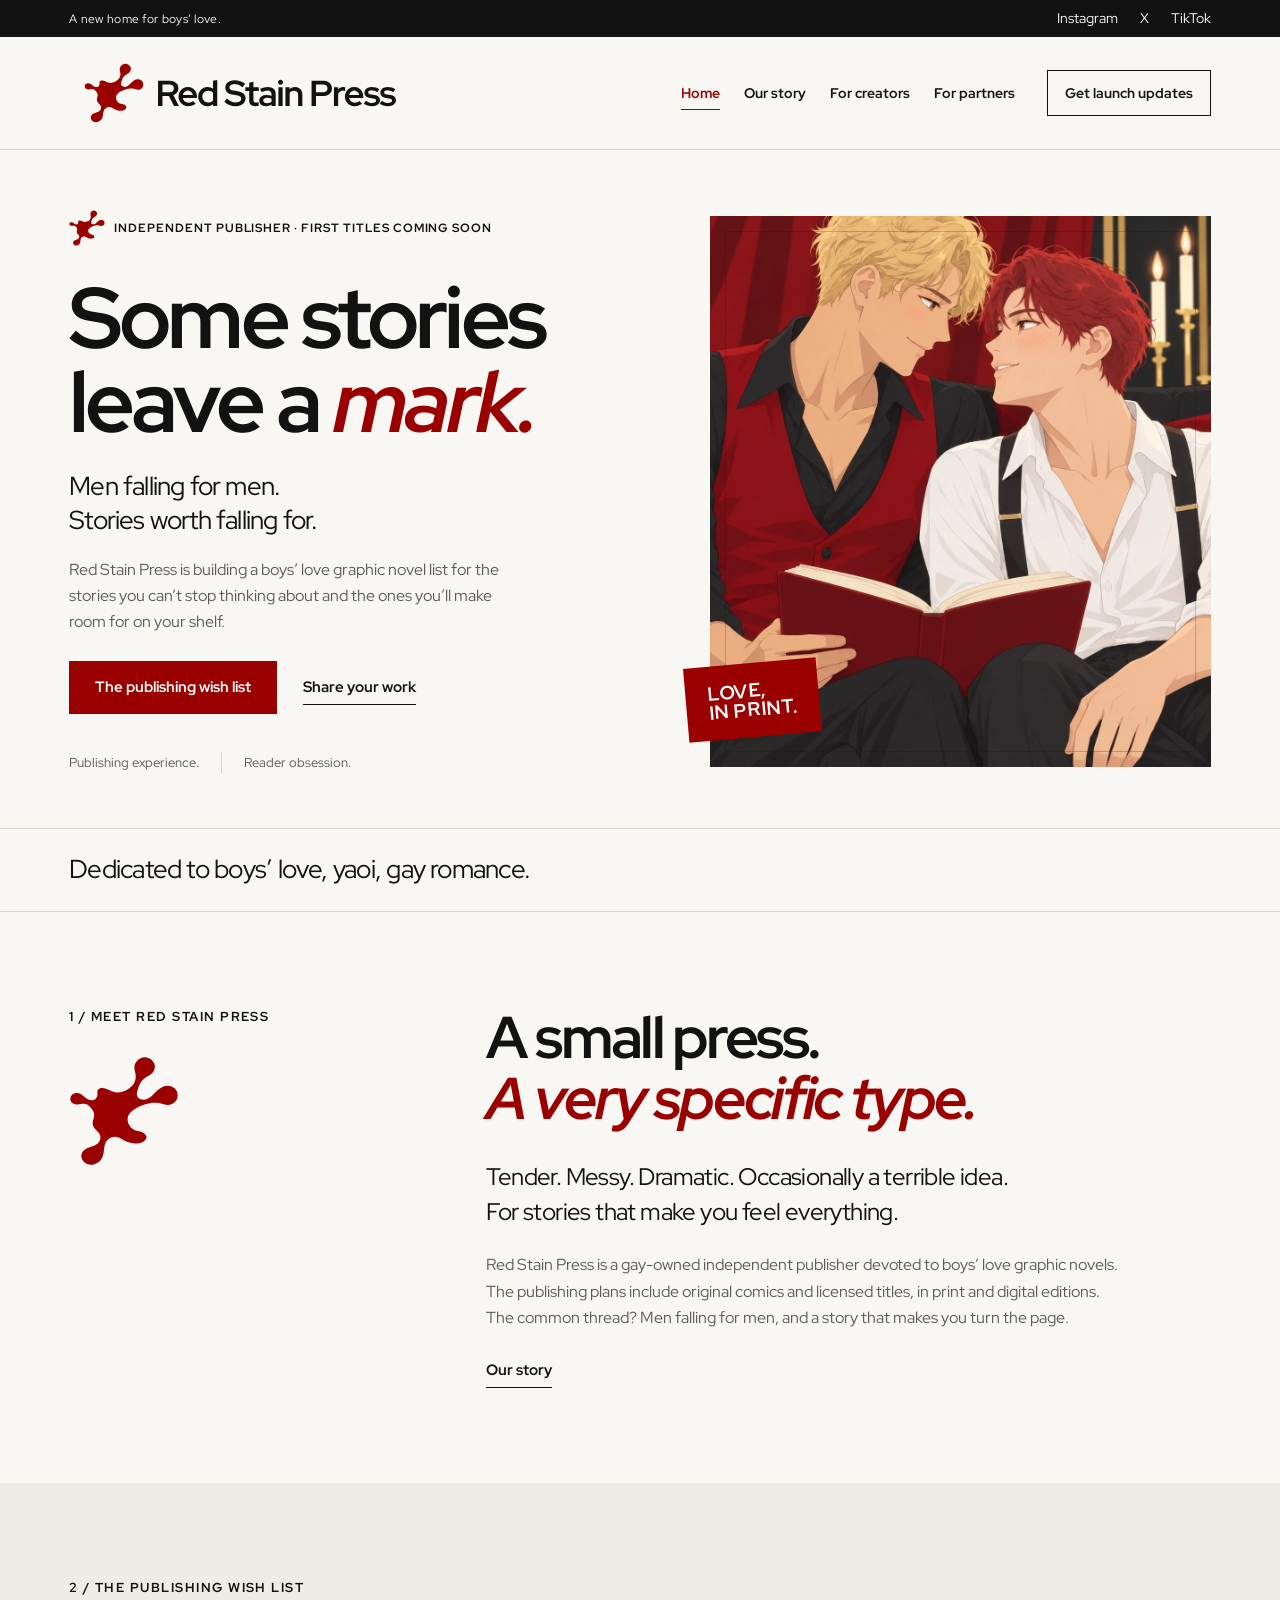
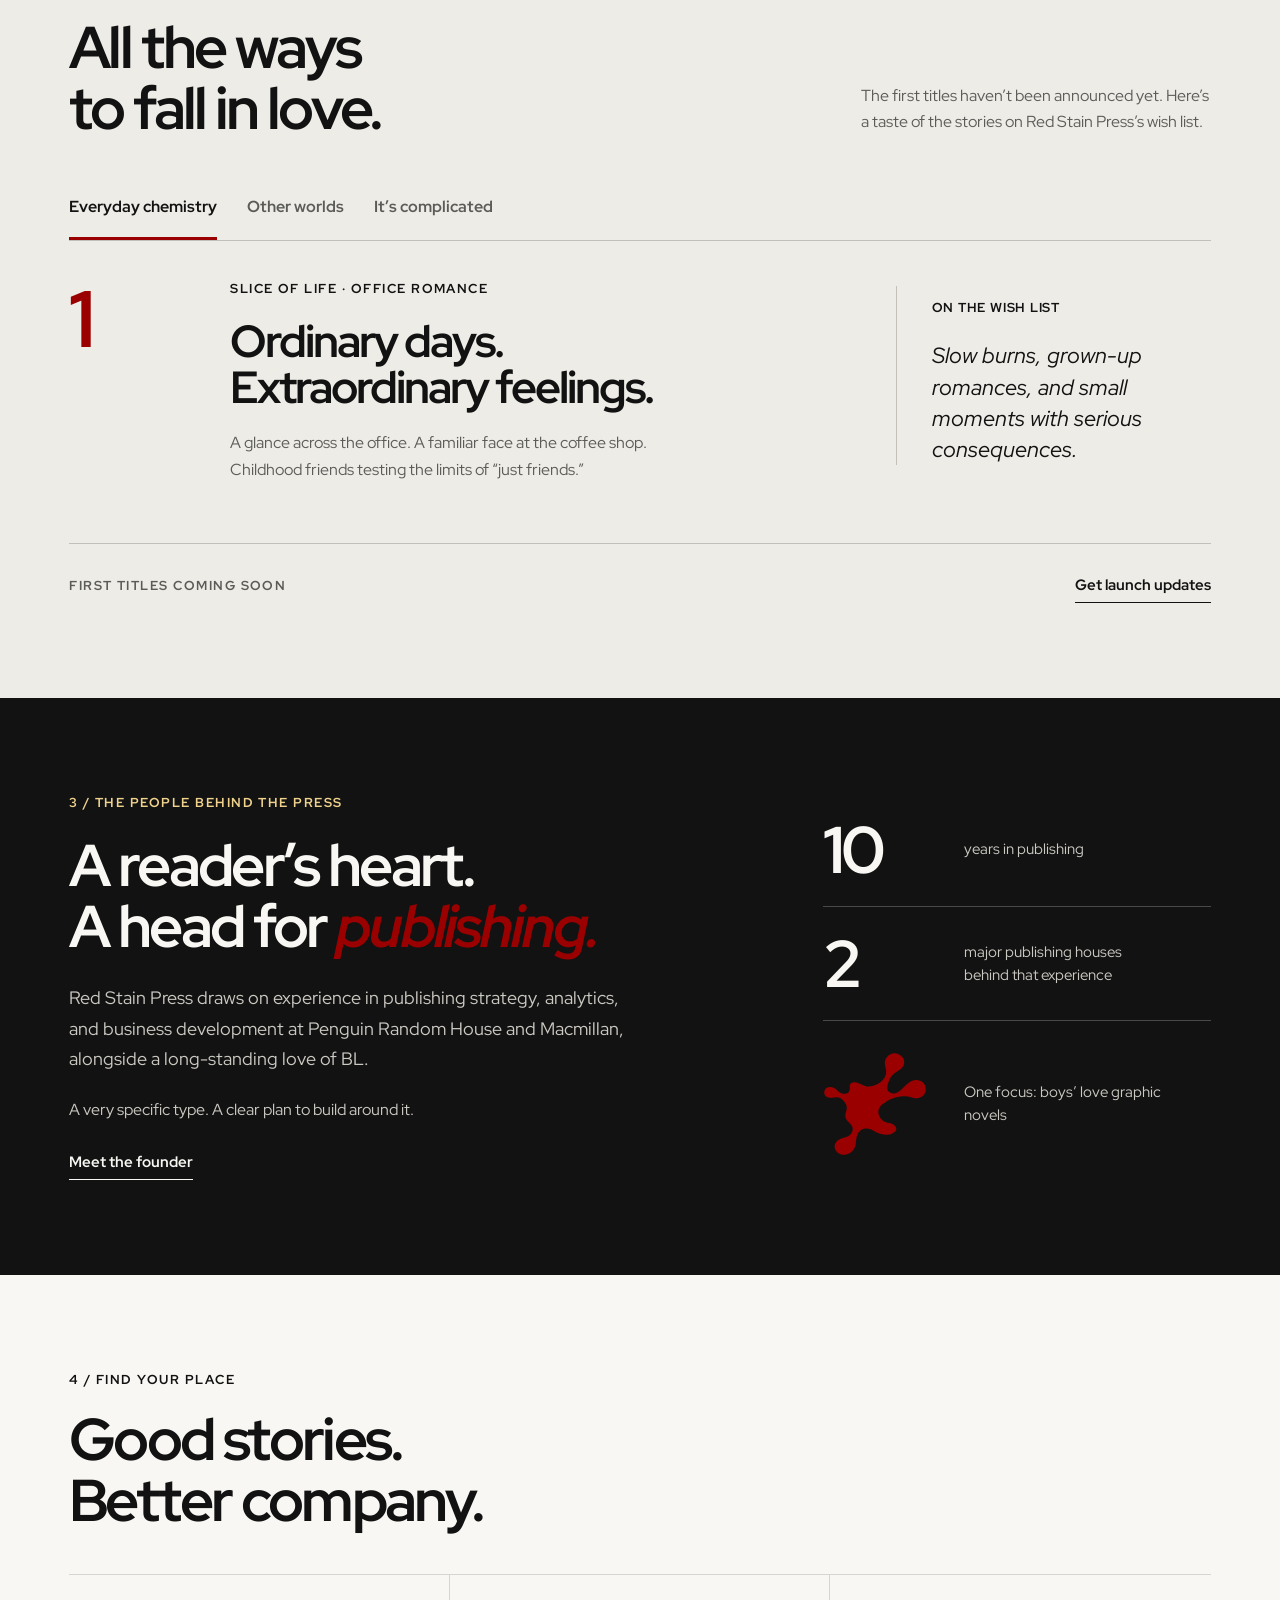
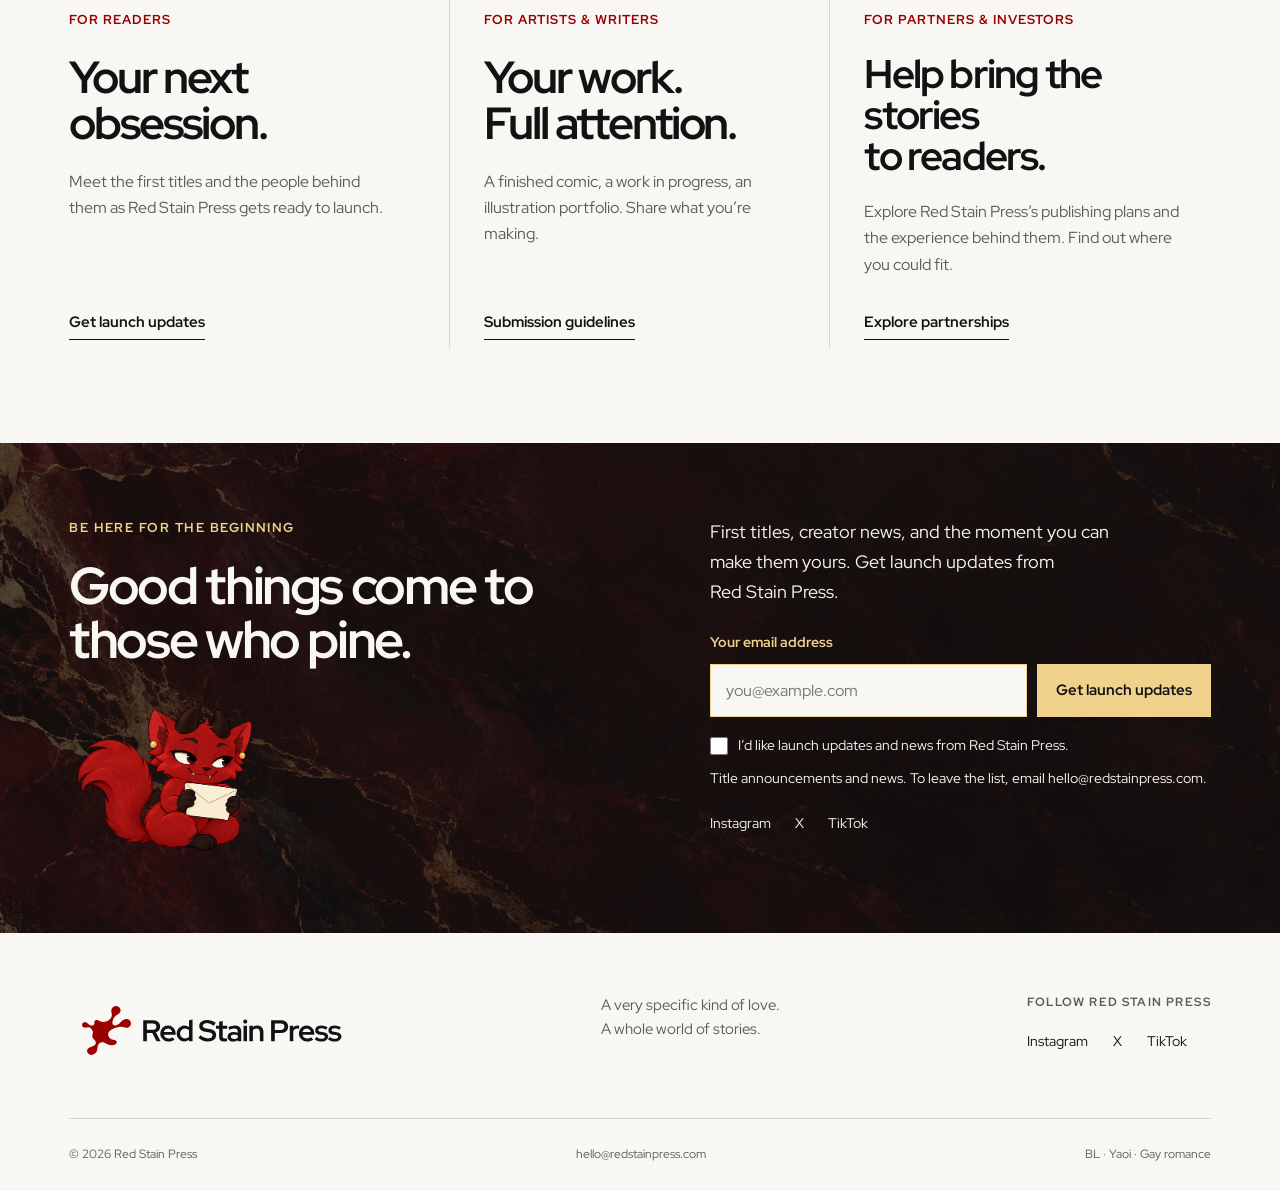
<file: index.html>
<!doctype html><html lang="en"><head><meta charset="utf-8"><meta name="viewport" content="width=device-width, initial-scale=1"><title>Stories that leave a mark — Red Stain Press</title><meta name="description" content="Meet Red Stain Press, a gay-owned independent publisher devoted to boys’ love, yaoi, gay romance graphic novels. Get launch news or share your work."><link rel="canonical" href="https://redstainpress.com/"><meta name="theme-color" content="#9B0000"><link rel="icon" type="image/svg+xml" href="assets/brand/favicon.svg" sizes="any"><link rel="icon" type="image/x-icon" href="assets/brand/favicon.ico"><link rel="icon" type="image/png" href="assets/brand/favicon-32.png" sizes="32x32"><link rel="apple-touch-icon" href="assets/brand/apple-touch-icon-180.png" sizes="180x180"><link rel="preload" href="assets/fonts/RedHatDisplay-Variable.woff2" as="font" type="font/woff2" crossorigin><link rel="stylesheet" href="style.css?v=1774f22d43"><script src="script.js?v=854767b609" defer></script><script src="forms.js?v=884797b6ab" defer></script><meta property="og:type" content="website"><meta property="og:site_name" content="Red Stain Press"><meta property="og:title" content="Stories that leave a mark — Red Stain Press"><meta property="og:description" content="Meet Red Stain Press, a gay-owned independent publisher devoted to boys’ love, yaoi, gay romance graphic novels. Get launch news or share your work."><meta property="og:url" content="https://redstainpress.com/"><meta property="og:image" content="https://redstainpress.com/assets/brand/rsp-social-preview.png"><meta property="og:image:width" content="1200"><meta property="og:image:height" content="630"><meta property="og:image:alt" content="Red Stain Press red splash logo and full company name on paper."><meta name="twitter:card" content="summary_large_image"><meta name="twitter:title" content="Stories that leave a mark — Red Stain Press"><meta name="twitter:description" content="Meet Red Stain Press, a gay-owned independent publisher devoted to boys’ love, yaoi, gay romance graphic novels. Get launch news or share your work."><meta name="twitter:image" content="https://redstainpress.com/assets/brand/rsp-social-preview.png"><meta name="twitter:image:alt" content="Red Stain Press red splash logo and full company name on paper."></head><body><a class="skip-link" href="#main">Skip to content</a><div class="social-strip"><span>A new home for boys’ love.</span><div aria-label="Social media"><a href="https://www.instagram.com/redstainpress" target="_blank" rel="noopener noreferrer" aria-label="Red Stain Press on Instagram">Instagram</a><a href="https://x.com/redstainpress" target="_blank" rel="noopener noreferrer" aria-label="Red Stain Press on X">X</a><a href="https://www.tiktok.com/@redstainpress" target="_blank" rel="noopener noreferrer" aria-label="Red Stain Press on TikTok">TikTok</a></div></div><header class="site-header"><div class="header-inner"><a class="brand" href="index.html" aria-label="Red Stain Press home"><img class="brand-lockup" src="assets/brand/rsp-logo-horizontal.svg" width="342" height="90" alt=""></a><button class="menu-toggle" type="button" aria-expanded="false" aria-controls="primary-nav">Menu <span aria-hidden="true">☰</span></button><nav id="primary-nav" aria-label="Main navigation"><a aria-current="page" href="index.html">Home</a><a  href="about.html">Our story</a><a  href="creators.html">For creators</a><a  href="partners.html">For partners</a><a class="nav-cta" href="index.html#signup-form">Get launch updates</a><div class="nav-socials" aria-label="Follow Red Stain Press"><a href="https://www.instagram.com/redstainpress" target="_blank" rel="noopener noreferrer" aria-label="Red Stain Press on Instagram">Instagram</a><a href="https://x.com/redstainpress" target="_blank" rel="noopener noreferrer" aria-label="Red Stain Press on X">X</a><a href="https://www.tiktok.com/@redstainpress" target="_blank" rel="noopener noreferrer" aria-label="Red Stain Press on TikTok">TikTok</a></div></nav></div></header><main id="main">
<section class="hero section-pad"><div class="hero-copy"><div class="eyebrow"><span class="small-mark"></span>Independent publisher · First titles coming soon</div><h1>Some stories<br>leave a <em>mark.</em></h1><p class="hero-lede">Men falling for men.<br>Stories worth falling for.</p><p class="hero-description"><span class="company-name">Red Stain Press</span> is building a boys’ love graphic novel list for the stories you can’t stop thinking about and the ones you’ll make room for on your shelf.</p><div class="button-row"><a class="button" href="#our-list">The publishing wish list</a><a class="text-link" href="creators.html">Share your work</a></div><div class="hero-footnote"><span>Publishing experience.</span><span>Reader obsession.</span></div></div><figure class="hero-art"><div class="art-frame"><img src="assets/rsp-shared-story-hero-2026-10-19.webp" width="1122" height="1402" alt="Anime-style illustration of two adult men with gold and red hair sharing a book and exchanging a smile." fetchpriority="high"><div class="art-stamp" aria-hidden="true">LOVE,<br>IN PRINT.</div></div></figure></section>
<div class="genre-band" aria-label="Our publishing focus"><p>Dedicated to boys’ love, yaoi, gay romance.</p></div>
<section class="intro section-pad"><div class="section-label"><span class="eyebrow">1 / Meet <span class="company-name">Red Stain Press</span></span><img src="assets/brand/rsp-symbol.svg" width="110" height="110" alt="" loading="lazy"></div><div><h2>A small press.<br><em>A very specific type.</em></h2><p class="large-copy">Tender. Messy. Dramatic. Occasionally a terrible idea.<br>For stories that make you feel everything.</p><p><span class="company-name">Red Stain Press</span> is a gay-owned independent publisher devoted to boys’ love graphic novels. The publishing plans include original comics and licensed titles, in print and digital editions. The common thread? Men falling for men, and a story that makes you turn the page.</p><a class="text-link" href="about.html">Our story</a></div></section>
<section class="list-section section-pad" id="our-list"><div class="section-heading"><div><span class="eyebrow">2 / The publishing wish list</span><h2>All the ways<br>to fall in love.</h2></div><p>The first titles haven’t been announced yet. Here’s a taste of the stories on <span class="company-name">Red Stain Press’s</span> wish list.</p></div><div class="trope-tabs" role="tablist" aria-label="Explore our publishing interests"><button id="tab-everyday" role="tab" aria-selected="true" aria-controls="trope-panel" data-trope="everyday">Everyday chemistry</button><button id="tab-fantasy" role="tab" aria-selected="false" aria-controls="trope-panel" data-trope="fantasy" tabindex="-1">Other worlds</button><button id="tab-complicated" role="tab" aria-selected="false" aria-controls="trope-panel" data-trope="complicated" tabindex="-1">It’s complicated</button></div><div id="trope-panel" role="tabpanel" aria-labelledby="tab-everyday" tabindex="0"><div class="trope-feature"><span class="trope-number" aria-hidden="true">1</span><div><span class="eyebrow" id="trope-label">Slice of life · Office romance</span><h3 id="trope-title">Ordinary days.<br>Extraordinary feelings.</h3><p id="trope-copy">A glance across the office. A familiar face at the coffee shop. Childhood friends testing the limits of “just friends.”</p></div><div class="trope-note"><span>On the wish list</span><p id="trope-note">Slow burns, grown-up romances, and small moments with serious consequences.</p></div></div></div><div class="catalog-note"><span class="eyebrow">First titles coming soon</span><a href="index.html#signup-form" class="text-link">Get launch updates</a></div></section>
<section class="expertise section-pad"><div><span class="eyebrow">3 / The people behind the press</span><h2>A reader’s heart.<br>A head for <em>publishing.</em></h2><p><span class="company-name">Red Stain Press</span> draws on experience in publishing strategy, analytics, and business development at Penguin Random House and Macmillan, alongside a long-standing love of BL.</p><p class="expertise-signoff">A very specific type. A clear plan to build around it.</p><a class="text-link" href="about.html#founder">Meet the founder</a></div><div class="expertise-facts"><div><span class="fact">10</span><span>years in publishing</span></div><div><span class="fact">2</span><span>major publishing houses behind that experience</span></div><div class="fact-last"><img class="brand-mark-on-dark" src="assets/brand/rsp-symbol.svg" width="74" height="74" alt=""><span>One focus: boys’ love graphic novels</span></div></div></section>
<section class="audiences section-pad"><div class="section-heading"><div><span class="eyebrow">4 / Find your place</span><h2>Good stories.<br>Better company.</h2></div></div><div class="audience-grid"><article><span class="eyebrow">For readers</span><h3>Your next<br>obsession.</h3><p>Meet the first titles and the people behind them as <span class="company-name">Red Stain Press</span> gets ready to launch.</p><a class="text-link" href="index.html#signup-form">Get launch updates</a></article><article><span class="eyebrow">For artists & writers</span><h3>Your work.<br>Full attention.</h3><p>A finished comic, a work in progress, an illustration portfolio. Share what you’re making.</p><a class="text-link" href="creators.html">Submission guidelines</a></article><article><span class="eyebrow">For partners & investors</span><h3>Help bring the stories<br>to readers.</h3><p>Explore <span class="company-name">Red Stain Press’s</span> publishing plans and the experience behind them. Find out where you could fit.</p><a class="text-link" href="partners.html">Explore partnerships</a></article></div></section>
<section class="updates section-pad" id="updates"><div><span class="eyebrow">Be here for the beginning</span><h2>Good things come to<br>those who pine.</h2><img class="smudge-newsletter" src="assets/smudge/Smudge-Newsletter-w512.png" width="512" height="427" alt="" loading="lazy"></div><div><p>First titles, creator news, and the moment you can make them yours. Get launch updates from <span class="company-name">Red Stain Press</span>.</p><form class="newsletter-form" id="signup-form" data-newsletter data-endpoint="https://script.google.com/macros/s/AKfycbwiBSSYZHi8AgSeNt6zwCwIirHQGSG9rbxlTgSQbGz2_f6EEWNxwoJRseT6T_4bfnNV/exec"><label for="signup-email">Your email address</label><div class="newsletter-fields"><input id="signup-email" name="email" type="email" autocomplete="email" placeholder="you@example.com" required maxlength="254" aria-describedby="signup-note"><button type="submit" class="button light">Get launch updates</button></div><label class="signup-consent"><input type="checkbox" name="consent" required value="yes"> <span>I’d like launch updates and news from <span class="company-name">Red Stain Press</span>.</span></label><p class="form-note" id="signup-note" role="status" aria-live="polite">Title announcements and news. To leave the list, email <a href="mailto:hello@redstainpress.com">hello@redstainpress.com</a>.</p><noscript><p>To sign up, enable JavaScript or email <a href="mailto:hello@redstainpress.com?subject=Launch%20updates">hello@redstainpress.com</a>.</p></noscript></form><div class="updates-socials"><a href="https://www.instagram.com/redstainpress" target="_blank" rel="noopener noreferrer" aria-label="Red Stain Press on Instagram">Instagram</a><a href="https://x.com/redstainpress" target="_blank" rel="noopener noreferrer" aria-label="Red Stain Press on X">X</a><a href="https://www.tiktok.com/@redstainpress" target="_blank" rel="noopener noreferrer" aria-label="Red Stain Press on TikTok">TikTok</a></div></div></section></main><footer class="site-footer"><div class="footer-top"><a class="brand footer-brand" href="index.html" aria-label="Red Stain Press home"><img class="brand-lockup" src="assets/brand/rsp-logo-horizontal.svg" width="342" height="90" alt=""></a><p>A very specific kind of love.<br>A whole world of stories.</p><div class="footer-social"><span class="eyebrow">Follow <span class="company-name">Red Stain Press</span></span><div><a href="https://www.instagram.com/redstainpress" target="_blank" rel="noopener noreferrer" aria-label="Red Stain Press on Instagram">Instagram</a><a href="https://x.com/redstainpress" target="_blank" rel="noopener noreferrer" aria-label="Red Stain Press on X">X</a><a href="https://www.tiktok.com/@redstainpress" target="_blank" rel="noopener noreferrer" aria-label="Red Stain Press on TikTok">TikTok</a></div></div></div><div class="footer-bottom"><span>© 2026 <span class="company-name">Red Stain Press</span></span><a href="mailto:hello@redstainpress.com">hello@redstainpress.com</a><span>BL · Yaoi · Gay romance</span></div></footer></body></html>
</file>
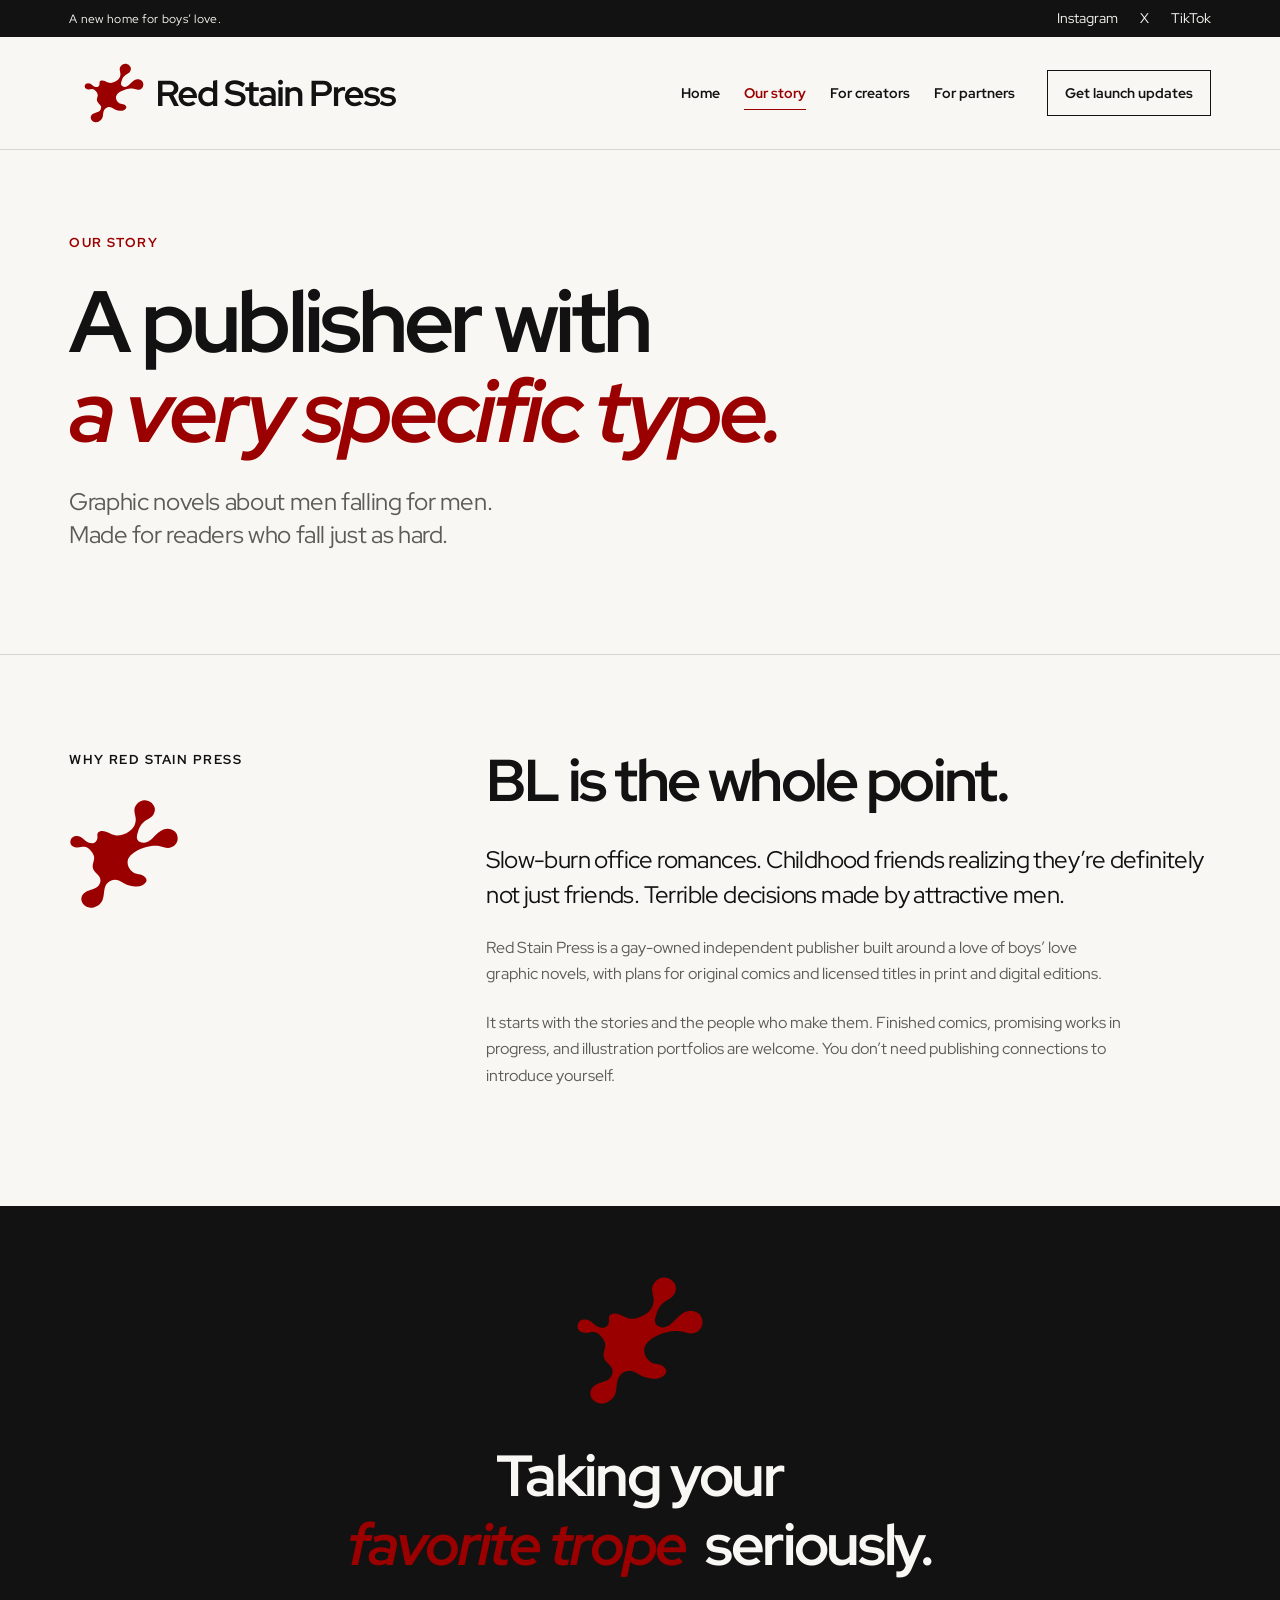
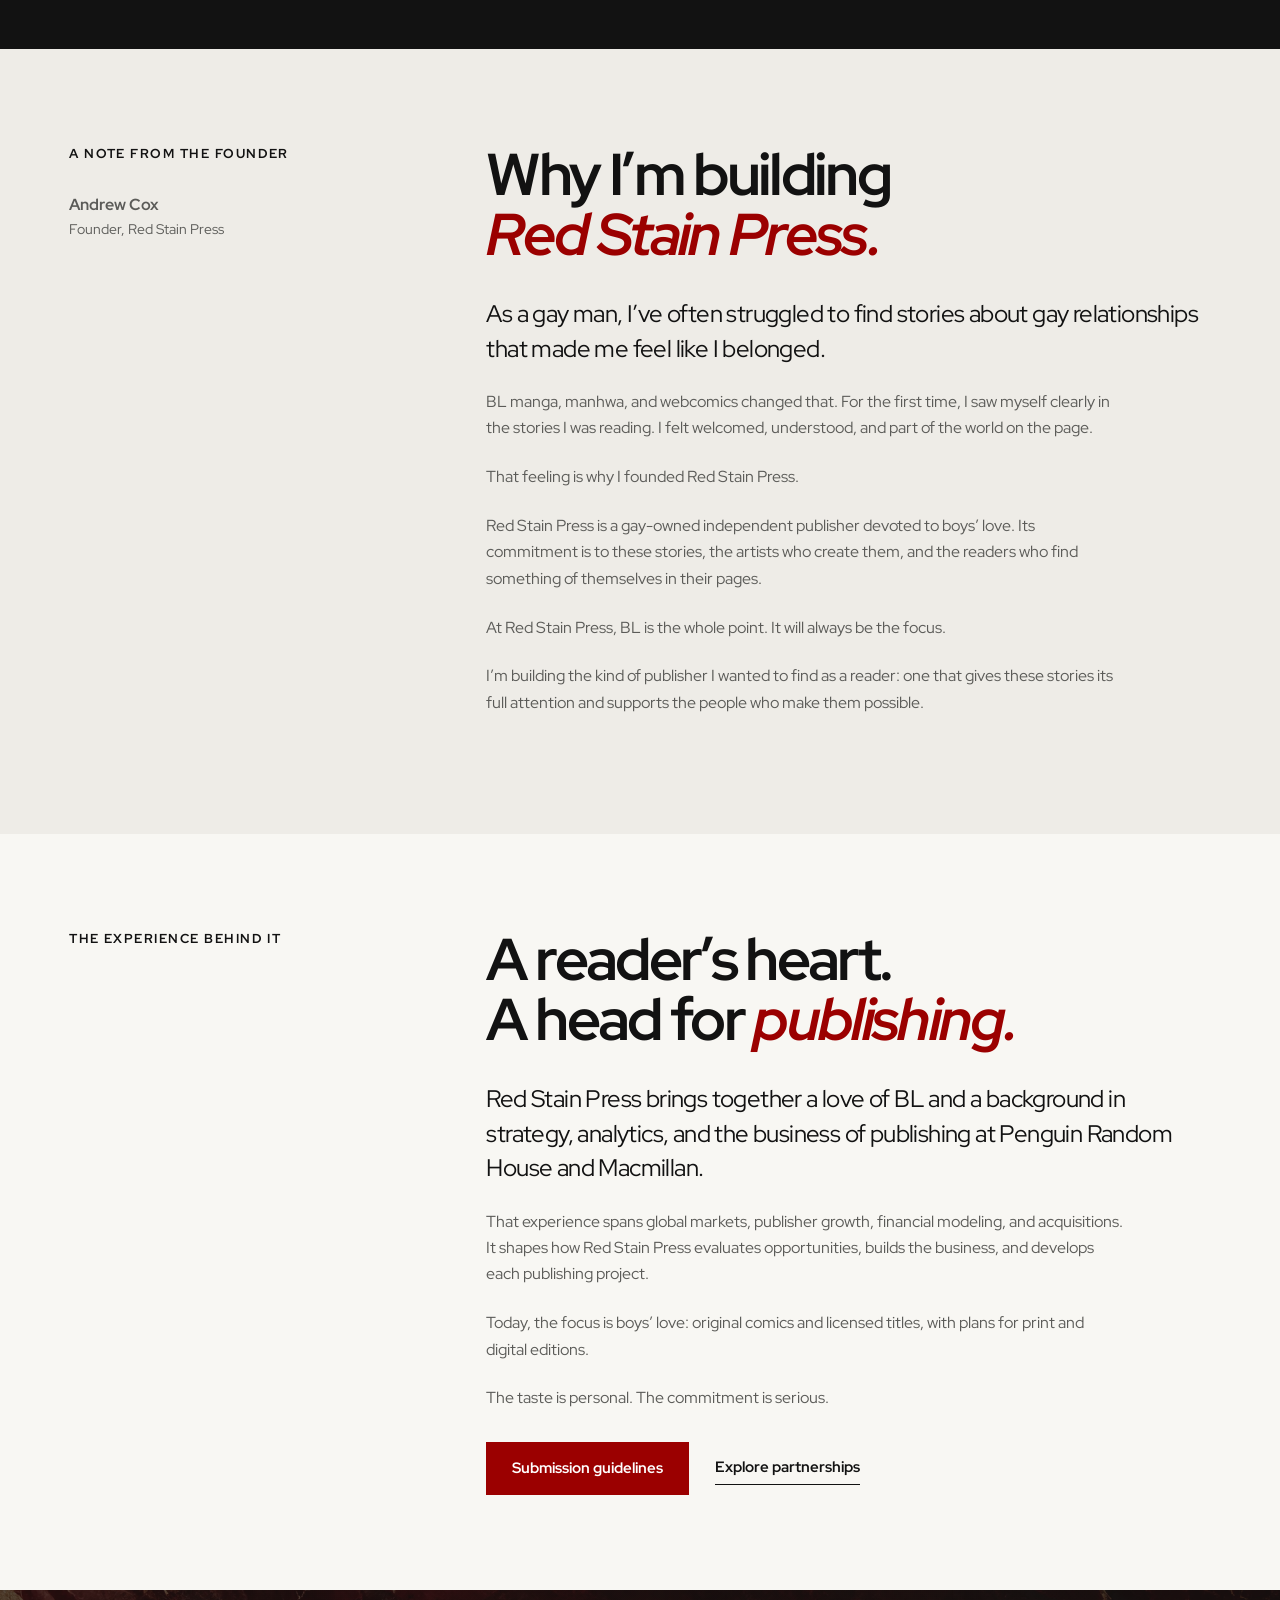
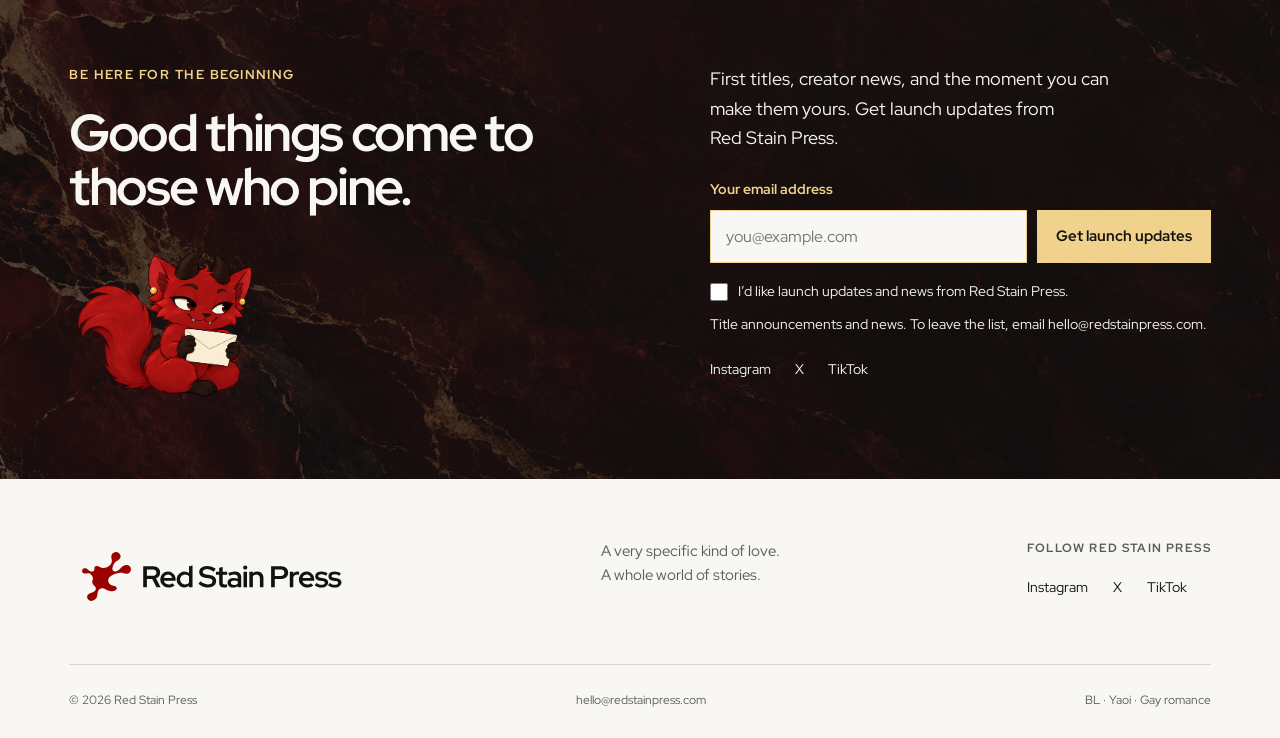
<file: about.html>
<!doctype html><html lang="en"><head><meta charset="utf-8"><meta name="viewport" content="width=device-width, initial-scale=1"><title>Our story — Red Stain Press</title><meta name="description" content="Discover why Andrew Cox founded Red Stain Press, a gay-owned independent publisher devoted to boys’ love graphic novels."><link rel="canonical" href="https://redstainpress.com/about.html"><meta name="theme-color" content="#9B0000"><link rel="icon" type="image/svg+xml" href="assets/brand/favicon.svg" sizes="any"><link rel="icon" type="image/x-icon" href="assets/brand/favicon.ico"><link rel="icon" type="image/png" href="assets/brand/favicon-32.png" sizes="32x32"><link rel="apple-touch-icon" href="assets/brand/apple-touch-icon-180.png" sizes="180x180"><link rel="preload" href="assets/fonts/RedHatDisplay-Variable.woff2" as="font" type="font/woff2" crossorigin><link rel="stylesheet" href="style.css?v=1774f22d43"><script src="script.js?v=854767b609" defer></script><script src="forms.js?v=884797b6ab" defer></script><meta property="og:type" content="website"><meta property="og:site_name" content="Red Stain Press"><meta property="og:title" content="Our story — Red Stain Press"><meta property="og:description" content="Discover why Andrew Cox founded Red Stain Press, a gay-owned independent publisher devoted to boys’ love graphic novels."><meta property="og:url" content="https://redstainpress.com/about.html"><meta property="og:image" content="https://redstainpress.com/assets/brand/rsp-social-preview.png"><meta property="og:image:width" content="1200"><meta property="og:image:height" content="630"><meta property="og:image:alt" content="Red Stain Press red splash logo and full company name on paper."><meta name="twitter:card" content="summary_large_image"><meta name="twitter:title" content="Our story — Red Stain Press"><meta name="twitter:description" content="Discover why Andrew Cox founded Red Stain Press, a gay-owned independent publisher devoted to boys’ love graphic novels."><meta name="twitter:image" content="https://redstainpress.com/assets/brand/rsp-social-preview.png"><meta name="twitter:image:alt" content="Red Stain Press red splash logo and full company name on paper."></head><body><a class="skip-link" href="#main">Skip to content</a><div class="social-strip"><span>A new home for boys’ love.</span><div aria-label="Social media"><a href="https://www.instagram.com/redstainpress" target="_blank" rel="noopener noreferrer" aria-label="Red Stain Press on Instagram">Instagram</a><a href="https://x.com/redstainpress" target="_blank" rel="noopener noreferrer" aria-label="Red Stain Press on X">X</a><a href="https://www.tiktok.com/@redstainpress" target="_blank" rel="noopener noreferrer" aria-label="Red Stain Press on TikTok">TikTok</a></div></div><header class="site-header"><div class="header-inner"><a class="brand" href="index.html" aria-label="Red Stain Press home"><img class="brand-lockup" src="assets/brand/rsp-logo-horizontal.svg" width="342" height="90" alt=""></a><button class="menu-toggle" type="button" aria-expanded="false" aria-controls="primary-nav">Menu <span aria-hidden="true">☰</span></button><nav id="primary-nav" aria-label="Main navigation"><a  href="index.html">Home</a><a aria-current="page" href="about.html">Our story</a><a  href="creators.html">For creators</a><a  href="partners.html">For partners</a><a class="nav-cta" href="index.html#signup-form">Get launch updates</a><div class="nav-socials" aria-label="Follow Red Stain Press"><a href="https://www.instagram.com/redstainpress" target="_blank" rel="noopener noreferrer" aria-label="Red Stain Press on Instagram">Instagram</a><a href="https://x.com/redstainpress" target="_blank" rel="noopener noreferrer" aria-label="Red Stain Press on X">X</a><a href="https://www.tiktok.com/@redstainpress" target="_blank" rel="noopener noreferrer" aria-label="Red Stain Press on TikTok">TikTok</a></div></nav></div></header><main id="main">
<section class="page-hero section-pad"><span class="eyebrow">Our story</span><h1>A publisher with<br><em>a very specific type.</em></h1><p class="page-lede">Graphic novels about men falling for men.<br>Made for readers who fall just as hard.</p></section><section class="story section-pad"><div class="section-label"><span class="eyebrow">Why <span class="company-name">Red Stain Press</span></span><img src="assets/brand/rsp-symbol.svg" width="110" height="110" alt=""></div><div><h2>BL is the whole point.</h2><p class="large-copy">Slow-burn office romances. Childhood friends realizing they’re definitely not just friends. Terrible decisions made by attractive men.</p><p><span class="company-name">Red Stain Press</span> is a gay-owned independent publisher built around a love of boys’ love graphic novels, with plans for original comics and licensed titles in print and digital editions.</p><p>It starts with the stories and the people who make them. Finished comics, promising works in progress, and illustration portfolios are welcome. You don’t need publishing connections to introduce yourself.</p></div></section><section class="pullquote section-pad"><img class="brand-mark-on-dark" src="assets/brand/rsp-symbol.svg" width="180" height="180" alt=""><h2>Taking your<br><em>favorite trope</em> seriously.</h2></section><section class="story founder-story section-pad" id="founder"><div class="section-label"><span class="eyebrow">A note from the founder</span><p class="founder-byline">Andrew Cox<br><span>Founder, <span class="company-name">Red Stain Press</span></span></p></div><div><h2>Why I’m building<br><em><span class="company-name">Red Stain Press</span>.</em></h2><p class="large-copy">As a gay man, I’ve often struggled to find stories about gay relationships that made me feel like I belonged.</p><p>BL manga, manhwa, and webcomics changed that. For the first time, I saw myself clearly in the stories I was reading. I felt welcomed, understood, and part of the world on the page.</p><p>That feeling is why I founded <span class="company-name">Red Stain Press</span>.</p><p><span class="company-name">Red Stain Press</span> is a gay-owned independent publisher devoted to boys’ love. Its commitment is to these stories, the artists who create them, and the readers who find something of themselves in their pages.</p><p>At <span class="company-name">Red Stain Press</span>, BL is the whole point. It will always be the focus.</p><p>I’m building the kind of publisher I wanted to find as a reader: one that gives these stories its full attention and supports the people who make them possible.</p></div></section>
<section class="story section-pad" id="experience"><div class="section-label"><span class="eyebrow">The experience behind it</span></div><div><h2>A reader’s heart.<br>A head for <em>publishing.</em></h2><p class="large-copy"><span class="company-name">Red Stain Press</span> brings together a love of BL and a background in strategy, analytics, and the business of publishing at Penguin Random House and Macmillan.</p><p>That experience spans global markets, publisher growth, financial modeling, and acquisitions. It shapes how <span class="company-name">Red Stain Press</span> evaluates opportunities, builds the business, and develops each publishing project.</p><p>Today, the focus is boys’ love: original comics and licensed titles, with plans for print and digital editions.</p><p>The taste is personal. The commitment is serious.</p><div class="button-row"><a class="button" href="creators.html">Submission guidelines</a><a class="text-link" href="partners.html">Explore partnerships</a></div></div></section><section class="updates section-pad" id="updates"><div><span class="eyebrow">Be here for the beginning</span><h2>Good things come to<br>those who pine.</h2><img class="smudge-newsletter" src="assets/smudge/Smudge-Newsletter-w512.png" width="512" height="427" alt="" loading="lazy"></div><div><p>First titles, creator news, and the moment you can make them yours. Get launch updates from <span class="company-name">Red Stain Press</span>.</p><form class="newsletter-form" id="signup-form" data-newsletter data-endpoint="https://script.google.com/macros/s/AKfycbwiBSSYZHi8AgSeNt6zwCwIirHQGSG9rbxlTgSQbGz2_f6EEWNxwoJRseT6T_4bfnNV/exec"><label for="signup-email">Your email address</label><div class="newsletter-fields"><input id="signup-email" name="email" type="email" autocomplete="email" placeholder="you@example.com" required maxlength="254" aria-describedby="signup-note"><button type="submit" class="button light">Get launch updates</button></div><label class="signup-consent"><input type="checkbox" name="consent" required value="yes"> <span>I’d like launch updates and news from <span class="company-name">Red Stain Press</span>.</span></label><p class="form-note" id="signup-note" role="status" aria-live="polite">Title announcements and news. To leave the list, email <a href="mailto:hello@redstainpress.com">hello@redstainpress.com</a>.</p><noscript><p>To sign up, enable JavaScript or email <a href="mailto:hello@redstainpress.com?subject=Launch%20updates">hello@redstainpress.com</a>.</p></noscript></form><div class="updates-socials"><a href="https://www.instagram.com/redstainpress" target="_blank" rel="noopener noreferrer" aria-label="Red Stain Press on Instagram">Instagram</a><a href="https://x.com/redstainpress" target="_blank" rel="noopener noreferrer" aria-label="Red Stain Press on X">X</a><a href="https://www.tiktok.com/@redstainpress" target="_blank" rel="noopener noreferrer" aria-label="Red Stain Press on TikTok">TikTok</a></div></div></section></main><footer class="site-footer"><div class="footer-top"><a class="brand footer-brand" href="index.html" aria-label="Red Stain Press home"><img class="brand-lockup" src="assets/brand/rsp-logo-horizontal.svg" width="342" height="90" alt=""></a><p>A very specific kind of love.<br>A whole world of stories.</p><div class="footer-social"><span class="eyebrow">Follow <span class="company-name">Red Stain Press</span></span><div><a href="https://www.instagram.com/redstainpress" target="_blank" rel="noopener noreferrer" aria-label="Red Stain Press on Instagram">Instagram</a><a href="https://x.com/redstainpress" target="_blank" rel="noopener noreferrer" aria-label="Red Stain Press on X">X</a><a href="https://www.tiktok.com/@redstainpress" target="_blank" rel="noopener noreferrer" aria-label="Red Stain Press on TikTok">TikTok</a></div></div></div><div class="footer-bottom"><span>© 2026 <span class="company-name">Red Stain Press</span></span><a href="mailto:hello@redstainpress.com">hello@redstainpress.com</a><span>BL · Yaoi · Gay romance</span></div></footer></body></html>
</file>
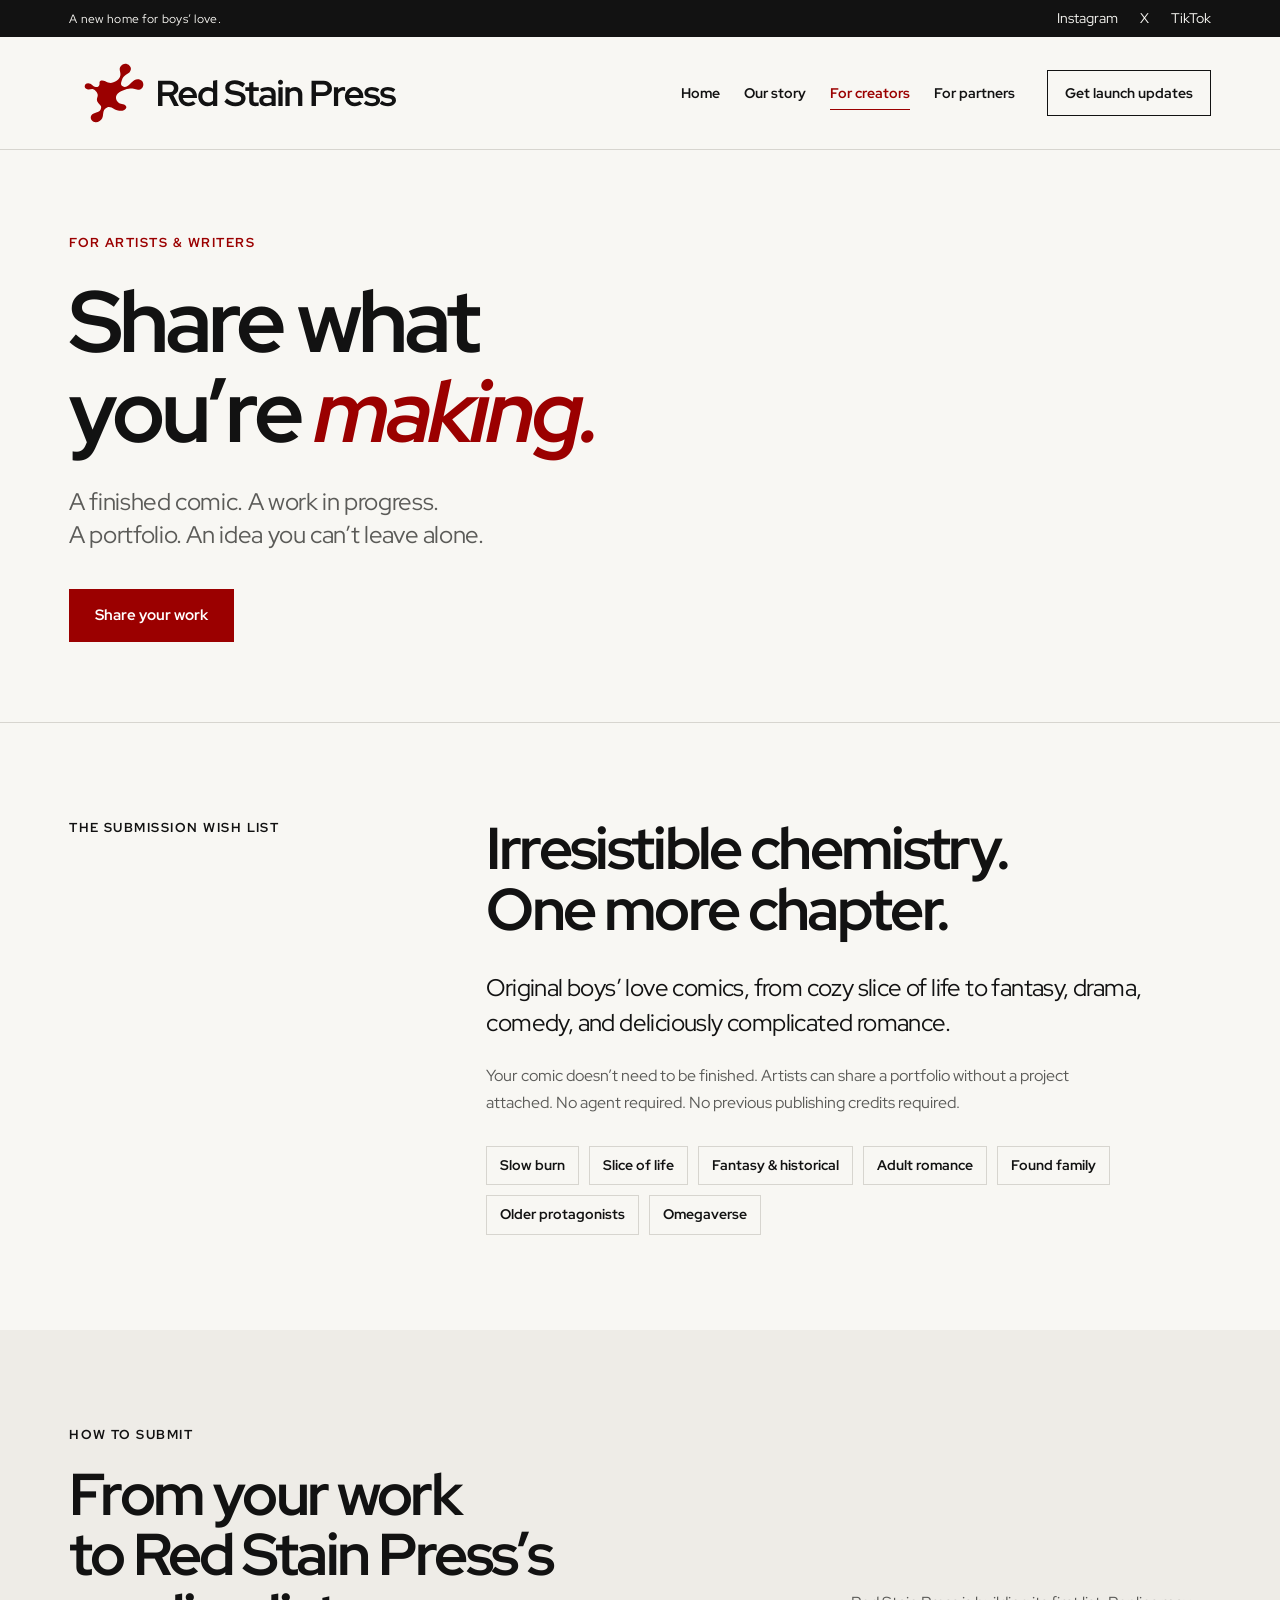
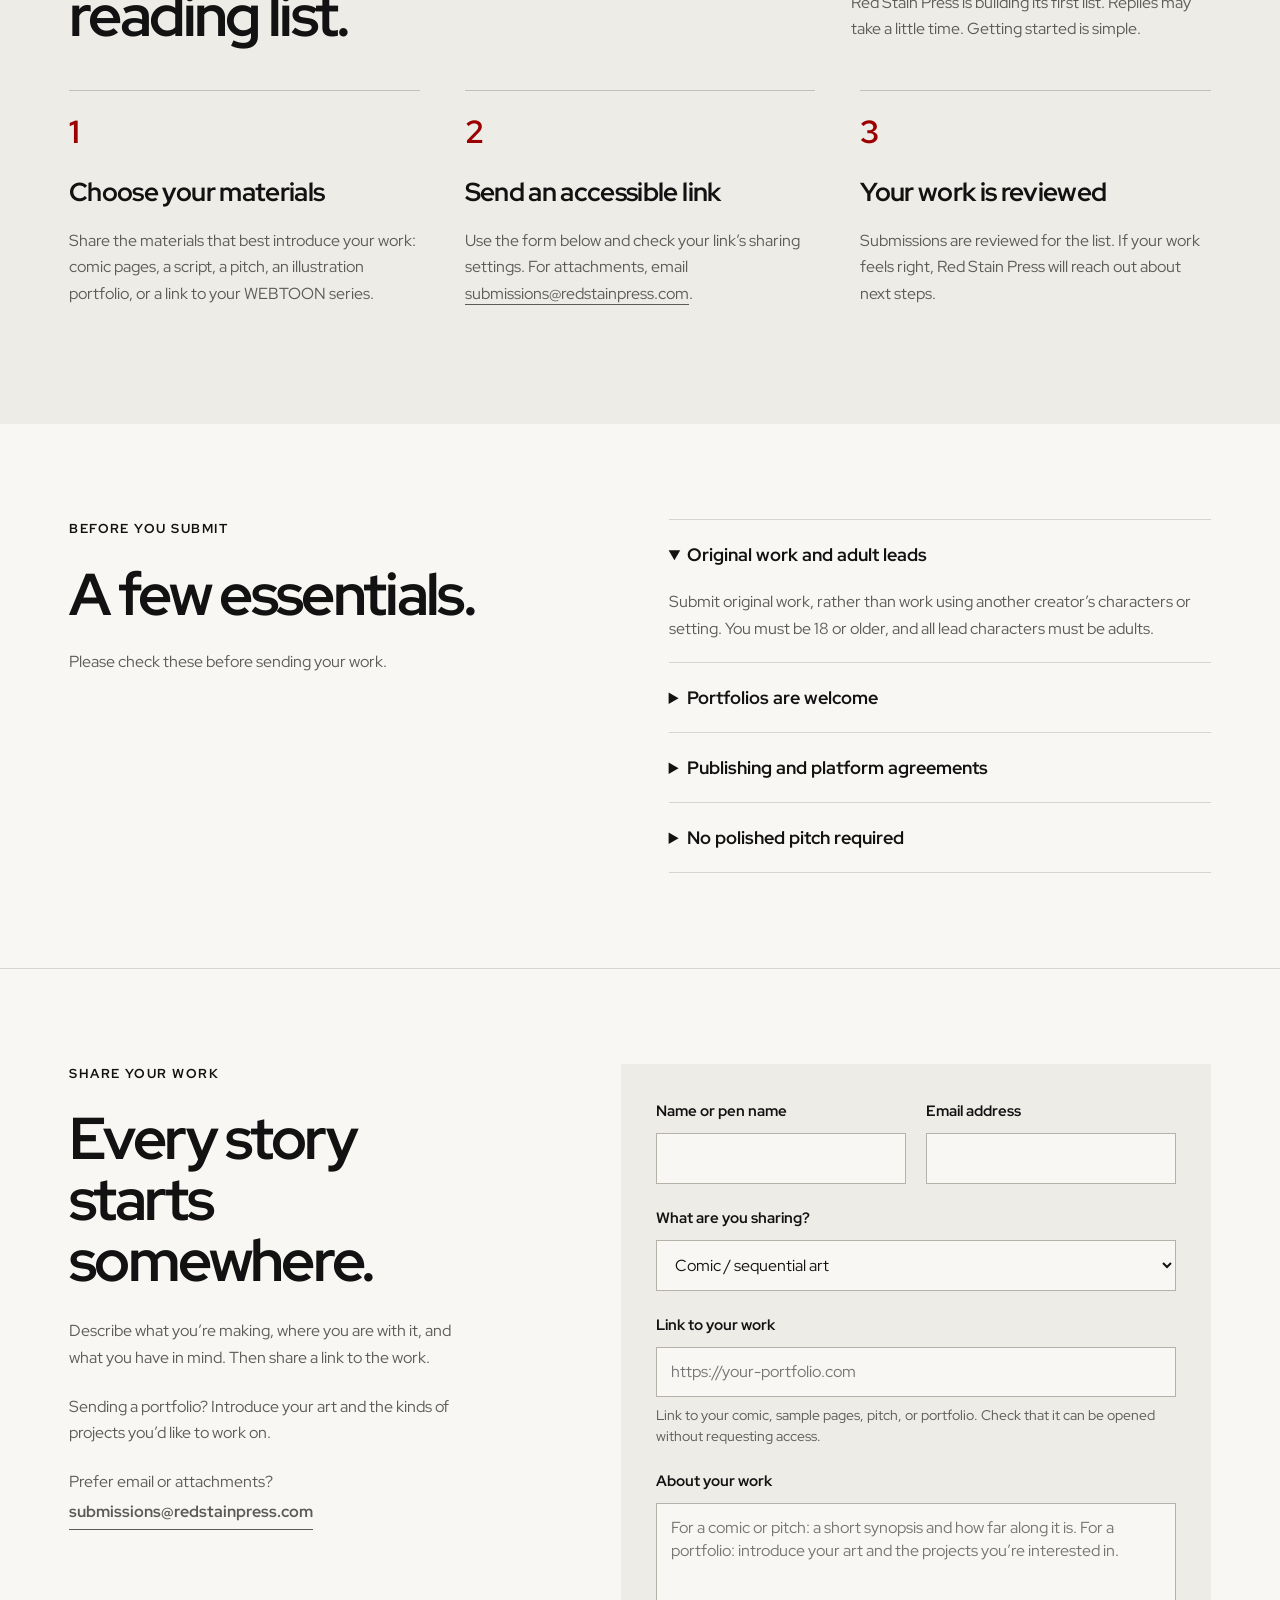
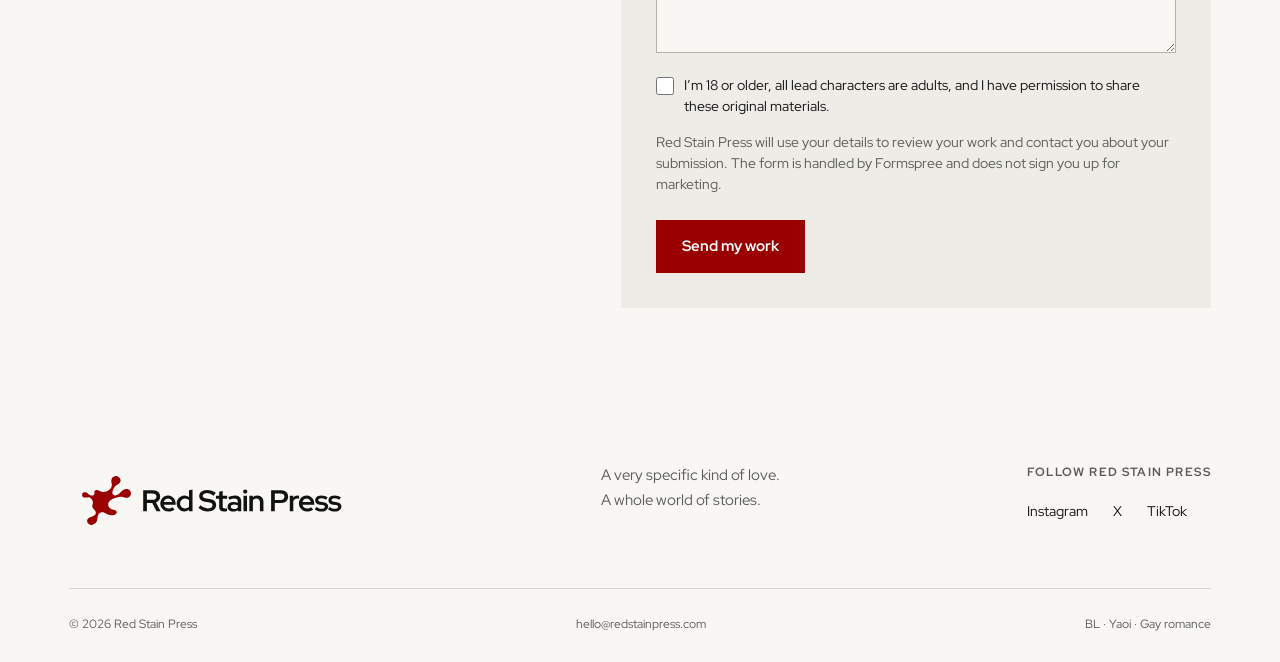
<file: creators.html>
<!doctype html><html lang="en"><head><meta charset="utf-8"><meta name="viewport" content="width=device-width, initial-scale=1"><title>For creators — Red Stain Press</title><meta name="description" content="Share your original boys’ love comic, pitch, work in progress, or illustration portfolio with Red Stain Press. Read our submission guidelines."><link rel="canonical" href="https://redstainpress.com/creators.html"><meta name="theme-color" content="#9B0000"><link rel="icon" type="image/svg+xml" href="assets/brand/favicon.svg" sizes="any"><link rel="icon" type="image/x-icon" href="assets/brand/favicon.ico"><link rel="icon" type="image/png" href="assets/brand/favicon-32.png" sizes="32x32"><link rel="apple-touch-icon" href="assets/brand/apple-touch-icon-180.png" sizes="180x180"><link rel="preload" href="assets/fonts/RedHatDisplay-Variable.woff2" as="font" type="font/woff2" crossorigin><link rel="stylesheet" href="style.css?v=1774f22d43"><script src="script.js?v=854767b609" defer></script><script src="forms.js?v=884797b6ab" defer></script><meta property="og:type" content="website"><meta property="og:site_name" content="Red Stain Press"><meta property="og:title" content="For creators — Red Stain Press"><meta property="og:description" content="Share your original boys’ love comic, pitch, work in progress, or illustration portfolio with Red Stain Press. Read our submission guidelines."><meta property="og:url" content="https://redstainpress.com/creators.html"><meta property="og:image" content="https://redstainpress.com/assets/brand/rsp-social-preview.png"><meta property="og:image:width" content="1200"><meta property="og:image:height" content="630"><meta property="og:image:alt" content="Red Stain Press red splash logo and full company name on paper."><meta name="twitter:card" content="summary_large_image"><meta name="twitter:title" content="For creators — Red Stain Press"><meta name="twitter:description" content="Share your original boys’ love comic, pitch, work in progress, or illustration portfolio with Red Stain Press. Read our submission guidelines."><meta name="twitter:image" content="https://redstainpress.com/assets/brand/rsp-social-preview.png"><meta name="twitter:image:alt" content="Red Stain Press red splash logo and full company name on paper."></head><body><a class="skip-link" href="#main">Skip to content</a><div class="social-strip"><span>A new home for boys’ love.</span><div aria-label="Social media"><a href="https://www.instagram.com/redstainpress" target="_blank" rel="noopener noreferrer" aria-label="Red Stain Press on Instagram">Instagram</a><a href="https://x.com/redstainpress" target="_blank" rel="noopener noreferrer" aria-label="Red Stain Press on X">X</a><a href="https://www.tiktok.com/@redstainpress" target="_blank" rel="noopener noreferrer" aria-label="Red Stain Press on TikTok">TikTok</a></div></div><header class="site-header"><div class="header-inner"><a class="brand" href="index.html" aria-label="Red Stain Press home"><img class="brand-lockup" src="assets/brand/rsp-logo-horizontal.svg" width="342" height="90" alt=""></a><button class="menu-toggle" type="button" aria-expanded="false" aria-controls="primary-nav">Menu <span aria-hidden="true">☰</span></button><nav id="primary-nav" aria-label="Main navigation"><a  href="index.html">Home</a><a  href="about.html">Our story</a><a aria-current="page" href="creators.html">For creators</a><a  href="partners.html">For partners</a><a class="nav-cta" href="index.html#signup-form">Get launch updates</a><div class="nav-socials" aria-label="Follow Red Stain Press"><a href="https://www.instagram.com/redstainpress" target="_blank" rel="noopener noreferrer" aria-label="Red Stain Press on Instagram">Instagram</a><a href="https://x.com/redstainpress" target="_blank" rel="noopener noreferrer" aria-label="Red Stain Press on X">X</a><a href="https://www.tiktok.com/@redstainpress" target="_blank" rel="noopener noreferrer" aria-label="Red Stain Press on TikTok">TikTok</a></div></nav></div></header><main id="main">
<section class="page-hero section-pad"><span class="eyebrow">For artists & writers</span><h1>Share what<br>you’re <em>making.</em></h1><p class="page-lede">A finished comic. A work in progress.<br>A portfolio. An idea you can’t leave alone.</p><a class="button" href="creators.html#submission-form">Share your work</a></section><section class="story section-pad"><div class="section-label"><span class="eyebrow">The submission wish list</span></div><div><h2>Irresistible chemistry.<br>One more chapter.</h2><p class="large-copy">Original boys’ love comics, from cozy slice of life to fantasy, drama, comedy, and deliciously complicated romance.</p><p>Your comic doesn’t need to be finished. Artists can share a portfolio without a project attached. No agent required. No previous publishing credits required.</p><div class="tag-list"><span>Slow burn</span><span>Slice of life</span><span>Fantasy & historical</span><span>Adult romance</span><span>Found family</span><span>Older protagonists</span><span>Omegaverse</span></div></div></section><section class="creator-process section-pad"><div class="section-heading"><div><span class="eyebrow">How to submit</span><h2>From your work<br>to <span class="company-name">Red Stain Press’s</span> reading list.</h2></div><p><span class="company-name">Red Stain Press</span> is building its first list. Replies may take a little time. Getting started is simple.</p></div><div class="process-grid"><article><span class="step">1</span><h3>Choose your materials</h3><p>Share the materials that best introduce your work: comic pages, a script, a pitch, an illustration portfolio, or a link to your WEBTOON series.</p></article><article><span class="step">2</span><h3>Send an accessible link</h3><p>Use the form below and check your link’s sharing settings. For attachments, email <a href="mailto:submissions@redstainpress.com">submissions@redstainpress.com</a>.</p></article><article><span class="step">3</span><h3>Your work is reviewed</h3><p>Submissions are reviewed for the list. If your work feels right, <span class="company-name">Red Stain Press</span> will reach out about next steps.</p></article></div></section><section class="guidelines section-pad"><div><span class="eyebrow">Before you submit</span><h2>A few essentials.</h2><p>Please check these before sending your work.</p></div><div class="guideline-list"><details open><summary>Original work and adult leads</summary><p>Submit original work, rather than work using another creator’s characters or setting. You must be 18 or older, and all lead characters must be adults.</p></details><details><summary>Portfolios are welcome</summary><p>You don’t need a complete comic to share an illustration portfolio. Include sequential art samples if you have them.</p></details><details><summary>Publishing and platform agreements</summary><p>Include any existing publishing or platform agreements. These may affect whether <span class="company-name">Red Stain Press</span> can work with your comic, including if it is a WEBTOON Original.</p></details><details><summary>No polished pitch required</summary><p>Introduce yourself, explain what you’re sharing and how far along it is, and send a link. A clear introduction is enough to get started.</p></details></div></section><section class="submission-section section-pad" id="submissions"><div class="submission-intro"><span class="eyebrow">Share your work</span><h2>Every story<br>starts somewhere.</h2><p>Describe what you’re making, where you are with it, and what you have in mind. Then share a link to the work.</p><p>Sending a portfolio? Introduce your art and the kinds of projects you’d like to work on.</p><p>Prefer email or attachments?<br><a class="text-link" href="mailto:submissions@redstainpress.com">submissions@redstainpress.com</a></p></div><form class="submission-form" id="submission-form" action="https://formspree.io/f/xrpgnokp" method="post" data-submission><input type="hidden" name="_subject" value="New creator submission — Red Stain Press"><div class="honeypot" aria-hidden="true"><label>Leave this field empty<input type="text" name="_gotcha" tabindex="-1" autocomplete="off"></label></div><div class="form-two"><div class="field"><label for="creator-name">Name or pen name</label><input type="text" id="creator-name" name="name" autocomplete="name" required maxlength="150"></div><div class="field"><label for="creator-email">Email address</label><input type="email" id="creator-email" name="email" autocomplete="email" required maxlength="254"></div></div><div class="field"><label for="submission-type">What are you sharing?</label><select id="submission-type" name="type"><option>Comic / sequential art</option><option>Illustration portfolio</option><option>Pitch or work in progress</option><option>Something else</option></select></div><div class="field"><label for="work-link">Link to your work</label><input type="url" id="work-link" name="link" placeholder="https://your-portfolio.com" required aria-describedby="link-hint" maxlength="2000"><p id="link-hint" class="field-hint">Link to your comic, sample pages, pitch, or portfolio. Check that it can be opened without requesting access.</p></div><div class="field"><label for="creator-pitch">About your work</label><textarea id="creator-pitch" name="pitch" rows="5" required maxlength="10000" placeholder="For a comic or pitch: a short synopsis and how far along it is. For a portfolio: introduce your art and the projects you’re interested in."></textarea></div><label class="submission-consent"><input type="checkbox" name="eligibility" required value="Creator is 18+, lead characters are adults, and materials are original and shareable"><span>I’m 18 or older, all lead characters are adults, and I have permission to share these original materials.</span></label><p class="field-hint"><span class="company-name">Red Stain Press</span> will use your details to review your work and contact you about your submission. The form is handled by Formspree and does not sign you up for marketing.</p><button class="button" type="submit">Send my work</button><p class="form-note" id="submission-note" role="status" aria-live="polite"></p><noscript><p>After you submit, Formspree will open a confirmation page.</p></noscript></form></section></main><footer class="site-footer"><div class="footer-top"><a class="brand footer-brand" href="index.html" aria-label="Red Stain Press home"><img class="brand-lockup" src="assets/brand/rsp-logo-horizontal.svg" width="342" height="90" alt=""></a><p>A very specific kind of love.<br>A whole world of stories.</p><div class="footer-social"><span class="eyebrow">Follow <span class="company-name">Red Stain Press</span></span><div><a href="https://www.instagram.com/redstainpress" target="_blank" rel="noopener noreferrer" aria-label="Red Stain Press on Instagram">Instagram</a><a href="https://x.com/redstainpress" target="_blank" rel="noopener noreferrer" aria-label="Red Stain Press on X">X</a><a href="https://www.tiktok.com/@redstainpress" target="_blank" rel="noopener noreferrer" aria-label="Red Stain Press on TikTok">TikTok</a></div></div></div><div class="footer-bottom"><span>© 2026 <span class="company-name">Red Stain Press</span></span><a href="mailto:hello@redstainpress.com">hello@redstainpress.com</a><span>BL · Yaoi · Gay romance</span></div></footer></body></html>
</file>
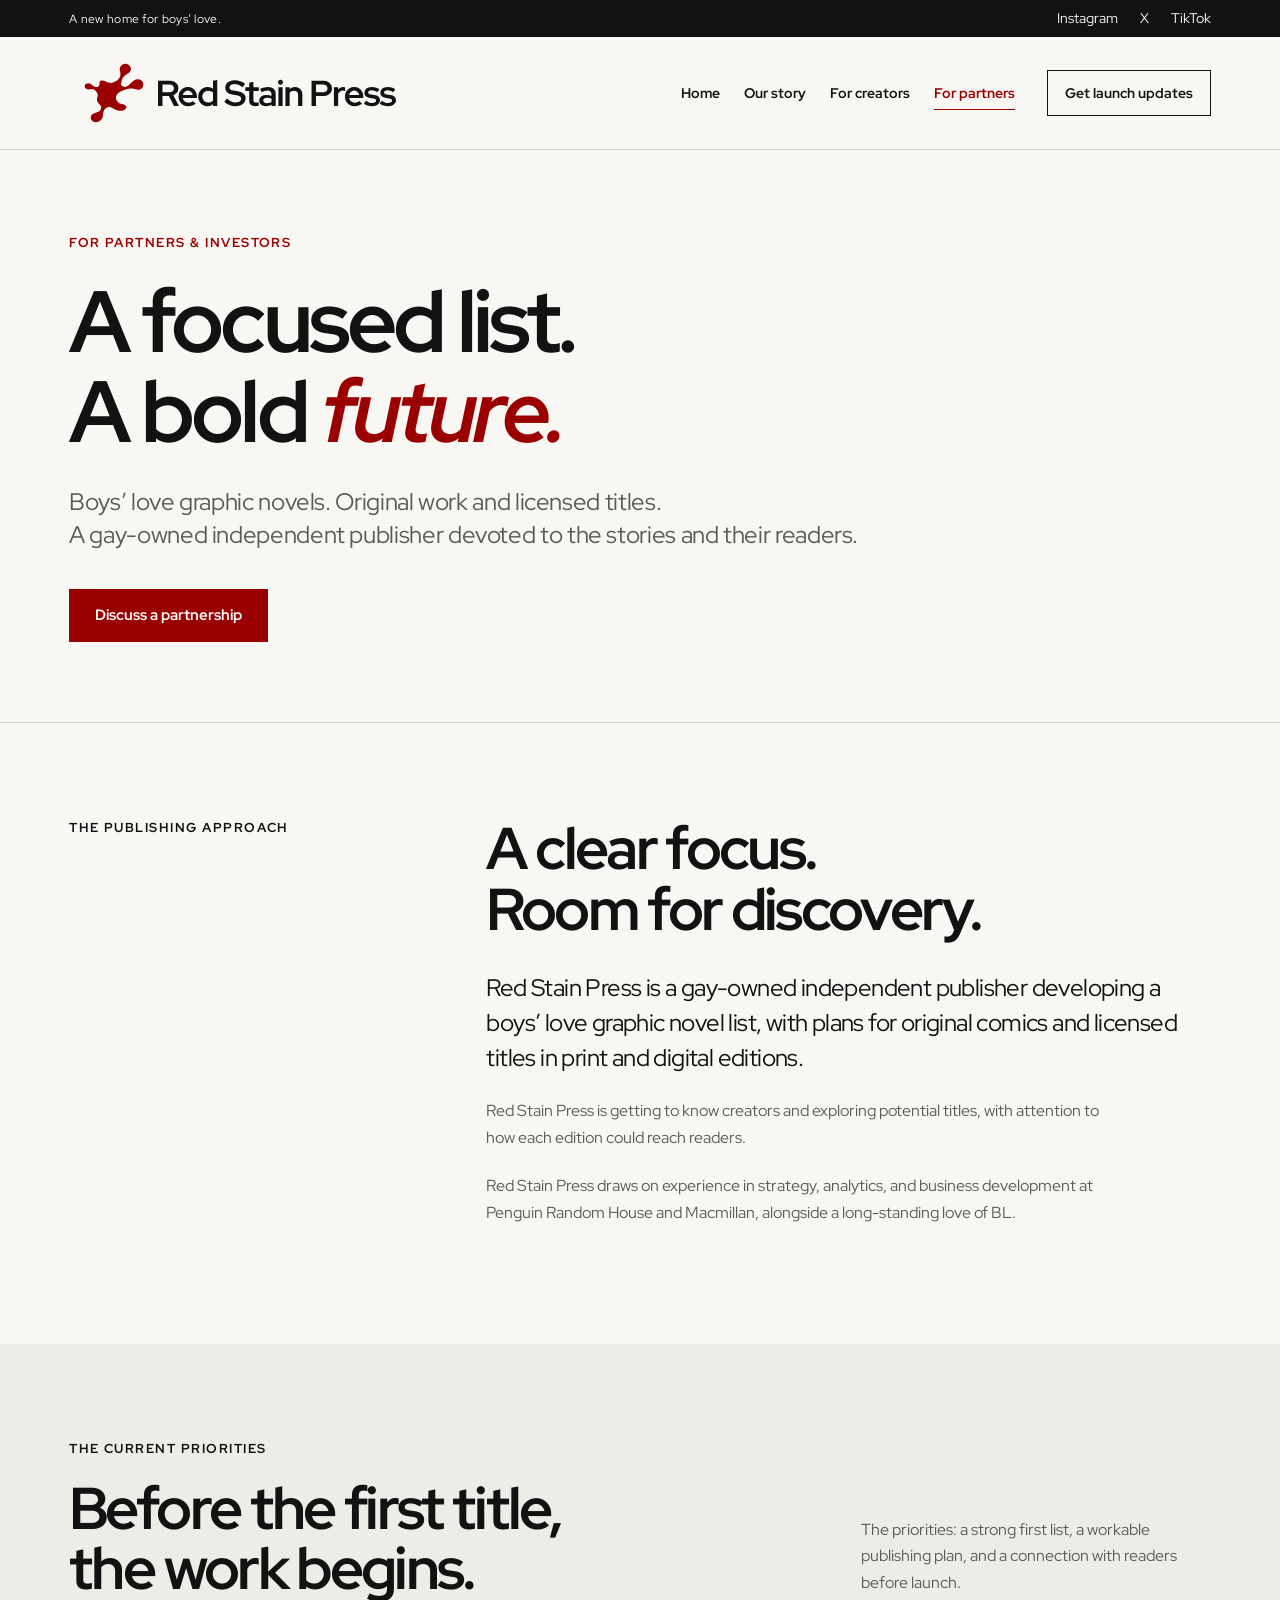
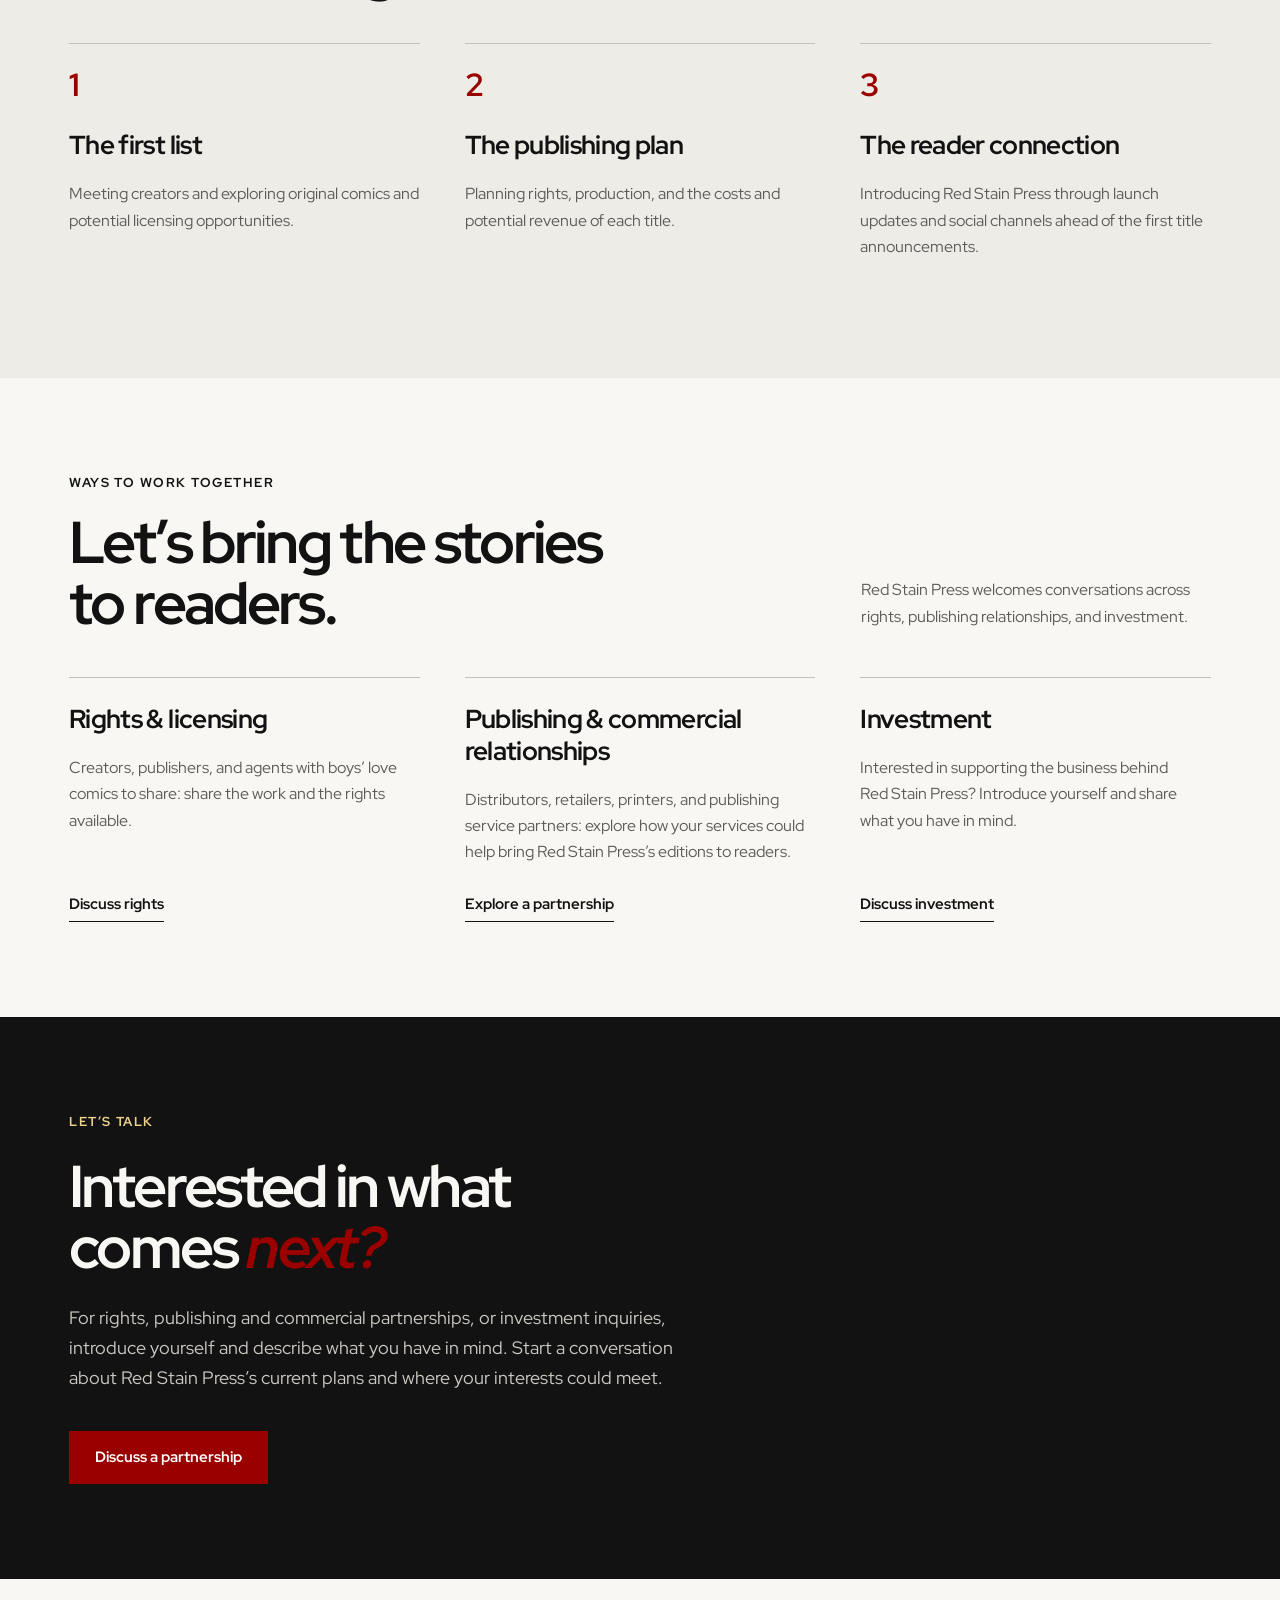
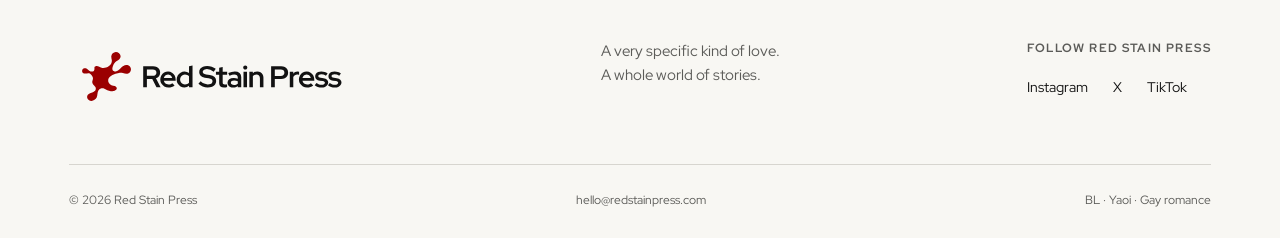
<file: partners.html>
<!doctype html><html lang="en"><head><meta charset="utf-8"><meta name="viewport" content="width=device-width, initial-scale=1"><title>For partners — Red Stain Press</title><meta name="description" content="Explore Red Stain Press’s plans for boys’ love graphic novels and opportunities for rights, publishing partnerships, and investment conversations."><link rel="canonical" href="https://redstainpress.com/partners.html"><meta name="theme-color" content="#9B0000"><link rel="icon" type="image/svg+xml" href="assets/brand/favicon.svg" sizes="any"><link rel="icon" type="image/x-icon" href="assets/brand/favicon.ico"><link rel="icon" type="image/png" href="assets/brand/favicon-32.png" sizes="32x32"><link rel="apple-touch-icon" href="assets/brand/apple-touch-icon-180.png" sizes="180x180"><link rel="preload" href="assets/fonts/RedHatDisplay-Variable.woff2" as="font" type="font/woff2" crossorigin><link rel="stylesheet" href="style.css?v=1774f22d43"><script src="script.js?v=854767b609" defer></script><script src="forms.js?v=884797b6ab" defer></script><meta property="og:type" content="website"><meta property="og:site_name" content="Red Stain Press"><meta property="og:title" content="For partners — Red Stain Press"><meta property="og:description" content="Explore Red Stain Press’s plans for boys’ love graphic novels and opportunities for rights, publishing partnerships, and investment conversations."><meta property="og:url" content="https://redstainpress.com/partners.html"><meta property="og:image" content="https://redstainpress.com/assets/brand/rsp-social-preview.png"><meta property="og:image:width" content="1200"><meta property="og:image:height" content="630"><meta property="og:image:alt" content="Red Stain Press red splash logo and full company name on paper."><meta name="twitter:card" content="summary_large_image"><meta name="twitter:title" content="For partners — Red Stain Press"><meta name="twitter:description" content="Explore Red Stain Press’s plans for boys’ love graphic novels and opportunities for rights, publishing partnerships, and investment conversations."><meta name="twitter:image" content="https://redstainpress.com/assets/brand/rsp-social-preview.png"><meta name="twitter:image:alt" content="Red Stain Press red splash logo and full company name on paper."></head><body><a class="skip-link" href="#main">Skip to content</a><div class="social-strip"><span>A new home for boys’ love.</span><div aria-label="Social media"><a href="https://www.instagram.com/redstainpress" target="_blank" rel="noopener noreferrer" aria-label="Red Stain Press on Instagram">Instagram</a><a href="https://x.com/redstainpress" target="_blank" rel="noopener noreferrer" aria-label="Red Stain Press on X">X</a><a href="https://www.tiktok.com/@redstainpress" target="_blank" rel="noopener noreferrer" aria-label="Red Stain Press on TikTok">TikTok</a></div></div><header class="site-header"><div class="header-inner"><a class="brand" href="index.html" aria-label="Red Stain Press home"><img class="brand-lockup" src="assets/brand/rsp-logo-horizontal.svg" width="342" height="90" alt=""></a><button class="menu-toggle" type="button" aria-expanded="false" aria-controls="primary-nav">Menu <span aria-hidden="true">☰</span></button><nav id="primary-nav" aria-label="Main navigation"><a  href="index.html">Home</a><a  href="about.html">Our story</a><a  href="creators.html">For creators</a><a aria-current="page" href="partners.html">For partners</a><a class="nav-cta" href="index.html#signup-form">Get launch updates</a><div class="nav-socials" aria-label="Follow Red Stain Press"><a href="https://www.instagram.com/redstainpress" target="_blank" rel="noopener noreferrer" aria-label="Red Stain Press on Instagram">Instagram</a><a href="https://x.com/redstainpress" target="_blank" rel="noopener noreferrer" aria-label="Red Stain Press on X">X</a><a href="https://www.tiktok.com/@redstainpress" target="_blank" rel="noopener noreferrer" aria-label="Red Stain Press on TikTok">TikTok</a></div></nav></div></header><main id="main">
<section class="page-hero section-pad"><span class="eyebrow">For partners & investors</span><h1>A focused list.<br>A bold <em>future.</em></h1><p class="page-lede">Boys’ love graphic novels. Original work and licensed titles.<br>A gay-owned independent publisher devoted to the stories and their readers.</p><a class="button" href="mailto:hello@redstainpress.com?subject=Partnership%20inquiry">Discuss a partnership</a></section><section class="story section-pad"><div class="section-label"><span class="eyebrow">The publishing approach</span></div><div><h2>A clear focus.<br>Room for discovery.</h2><p class="large-copy"><span class="company-name">Red Stain Press</span> is a gay-owned independent publisher developing a boys’ love graphic novel list, with plans for original comics and licensed titles in print and digital editions.</p><p><span class="company-name">Red Stain Press</span> is getting to know creators and exploring potential titles, with attention to how each edition could reach readers.</p><p><span class="company-name">Red Stain Press</span> draws on experience in strategy, analytics, and business development at Penguin Random House and Macmillan, alongside a long-standing love of BL.</p></div></section><section class="partner-plan section-pad"><div class="section-heading"><div><span class="eyebrow">The current priorities</span><h2>Before the first title,<br>the work begins.</h2></div><p>The priorities: a strong first list, a workable publishing plan, and a connection with readers before launch.</p></div><div class="process-grid"><article><span class="step">1</span><h3>The first list</h3><p>Meeting creators and exploring original comics and potential licensing opportunities.</p></article><article><span class="step">2</span><h3>The publishing plan</h3><p>Planning rights, production, and the costs and potential revenue of each title.</p></article><article><span class="step">3</span><h3>The reader connection</h3><p>Introducing <span class="company-name">Red Stain Press</span> through launch updates and social channels ahead of the first title announcements.</p></article></div></section>
<section class="partner-opportunities section-pad" id="partnerships"><div class="section-heading"><div><span class="eyebrow">Ways to work together</span><h2>Let’s bring the stories<br>to readers.</h2></div><p><span class="company-name">Red Stain Press</span> welcomes conversations across rights, publishing relationships, and investment.</p></div><div class="process-grid"><article><h3>Rights & licensing</h3><p>Creators, publishers, and agents with boys’ love comics to share: share the work and the rights available.</p><a class="text-link" href="mailto:hello@redstainpress.com?subject=Rights%20and%20licensing%20inquiry">Discuss rights</a></article><article><h3>Publishing & commercial relationships</h3><p>Distributors, retailers, printers, and publishing service partners: explore how your services could help bring <span class="company-name">Red Stain Press’s</span> editions to readers.</p><a class="text-link" href="mailto:hello@redstainpress.com?subject=Publishing%20partnership%20inquiry">Explore a partnership</a></article><article><h3>Investment</h3><p>Interested in supporting the business behind <span class="company-name">Red Stain Press</span>? Introduce yourself and share what you have in mind.</p><a class="text-link" href="mailto:hello@redstainpress.com?subject=Investment%20inquiry">Discuss investment</a></article></div></section><section class="partner-contact section-pad"><span class="eyebrow">Let’s talk</span><h2>Interested in what<br>comes <em>next?</em></h2><p>For rights, publishing and commercial partnerships, or investment inquiries, introduce yourself and describe what you have in mind. Start a conversation about <span class="company-name">Red Stain Press’s</span> current plans and where your interests could meet.</p><a class="button" href="mailto:hello@redstainpress.com?subject=Partnership%20or%20investor%20inquiry">Discuss a partnership</a></section></main><footer class="site-footer"><div class="footer-top"><a class="brand footer-brand" href="index.html" aria-label="Red Stain Press home"><img class="brand-lockup" src="assets/brand/rsp-logo-horizontal.svg" width="342" height="90" alt=""></a><p>A very specific kind of love.<br>A whole world of stories.</p><div class="footer-social"><span class="eyebrow">Follow <span class="company-name">Red Stain Press</span></span><div><a href="https://www.instagram.com/redstainpress" target="_blank" rel="noopener noreferrer" aria-label="Red Stain Press on Instagram">Instagram</a><a href="https://x.com/redstainpress" target="_blank" rel="noopener noreferrer" aria-label="Red Stain Press on X">X</a><a href="https://www.tiktok.com/@redstainpress" target="_blank" rel="noopener noreferrer" aria-label="Red Stain Press on TikTok">TikTok</a></div></div></div><div class="footer-bottom"><span>© 2026 <span class="company-name">Red Stain Press</span></span><a href="mailto:hello@redstainpress.com">hello@redstainpress.com</a><span>BL · Yaoi · Gay romance</span></div></footer></body></html>
</file>
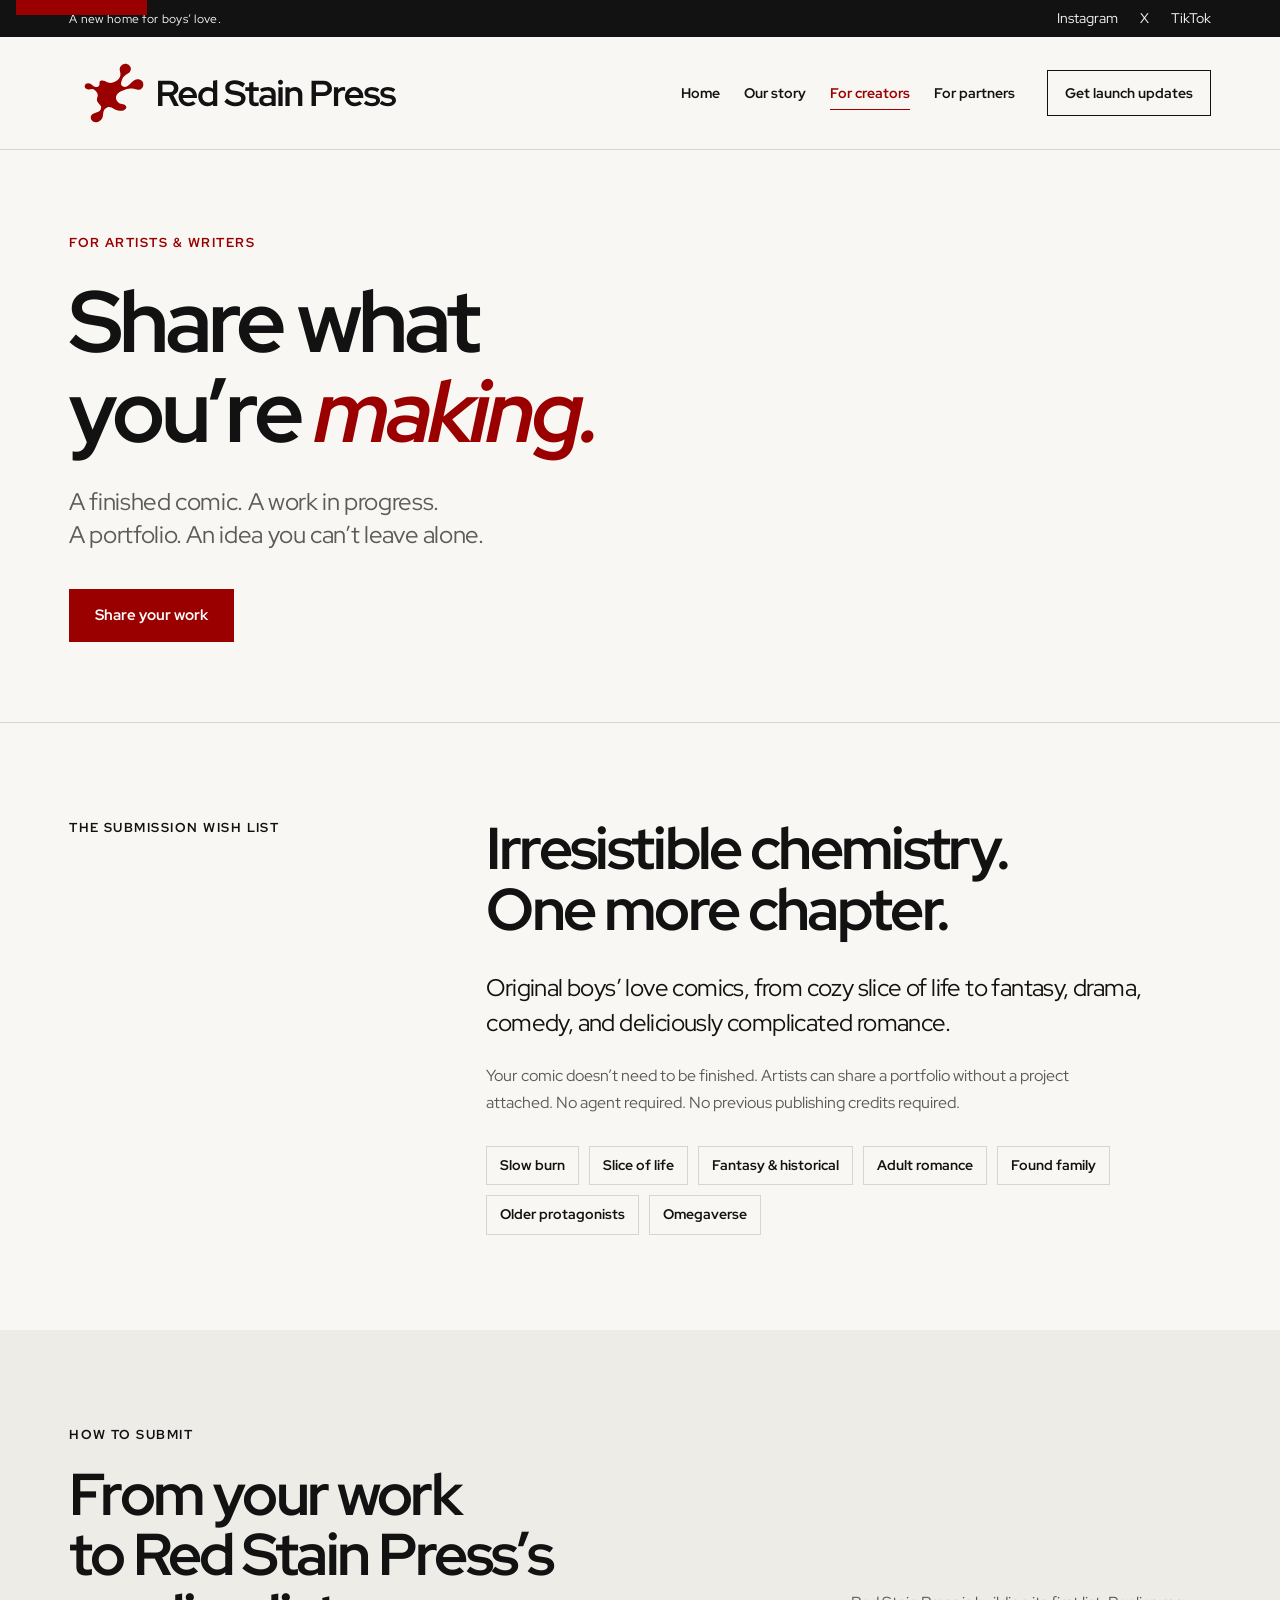
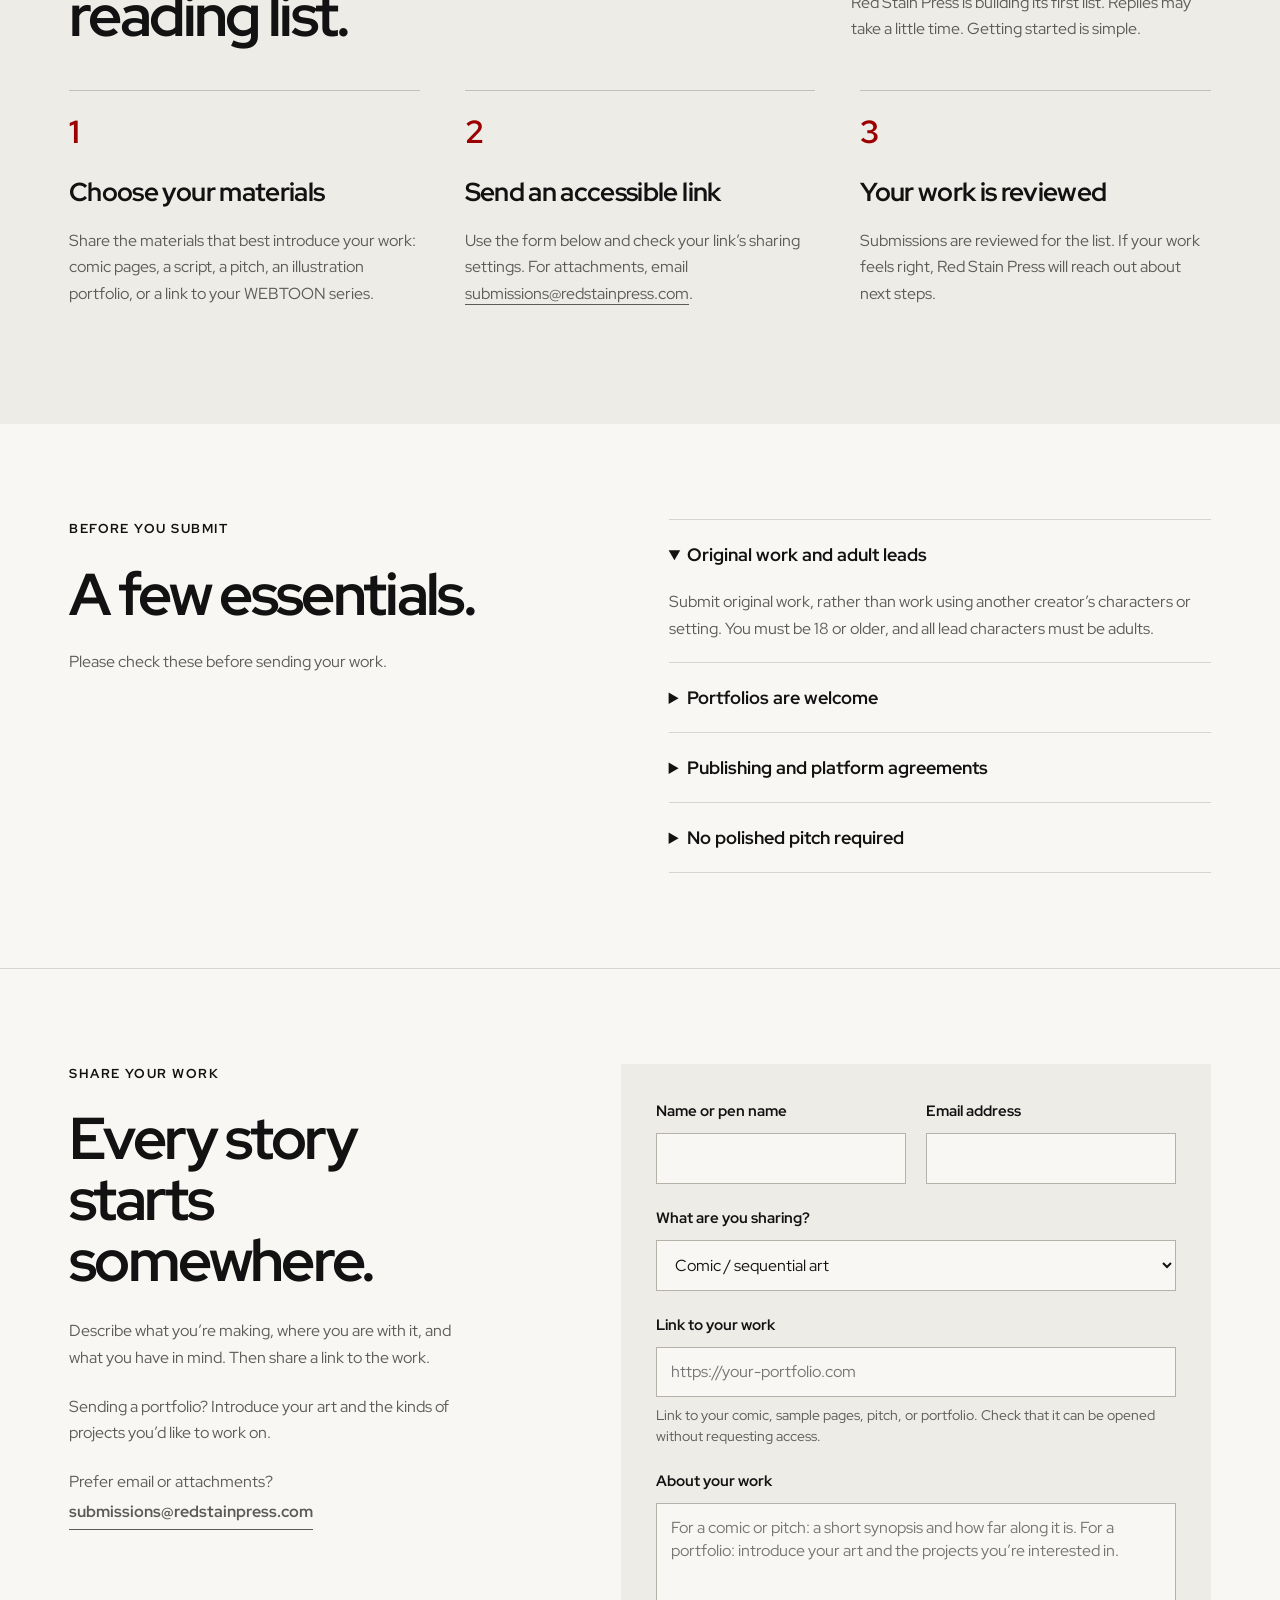
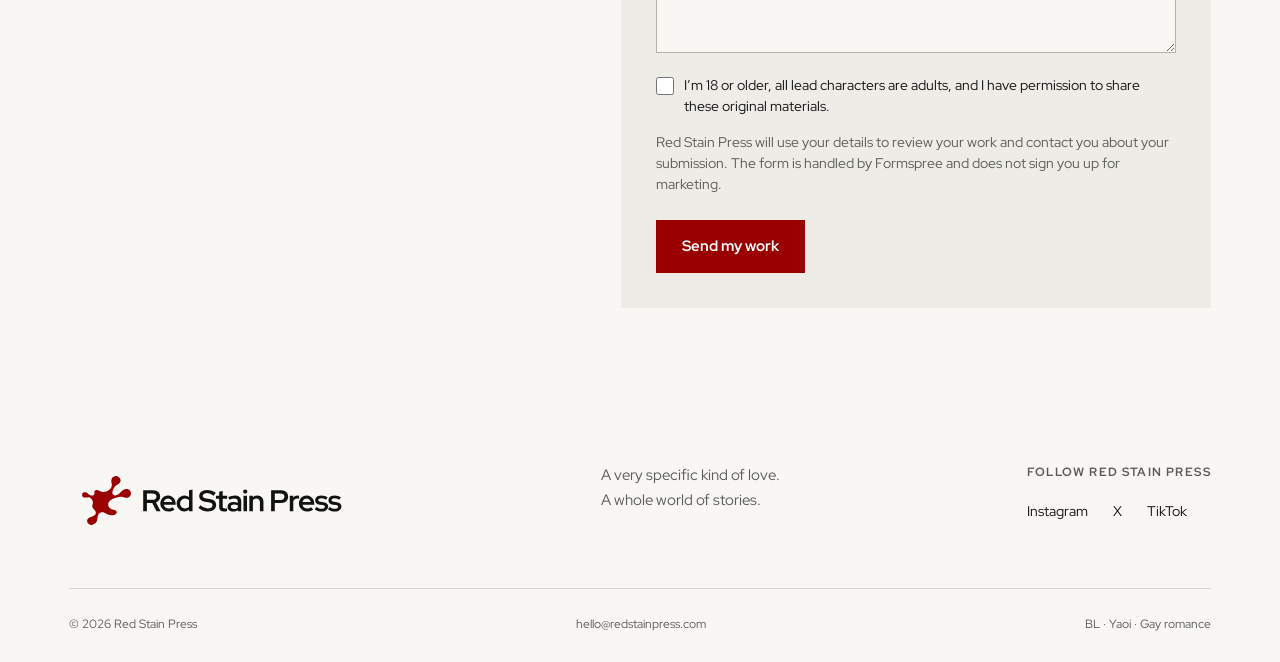
<file: submissions.html>
<!doctype html><html lang="en"><head><meta charset="utf-8"><meta name="viewport" content="width=device-width,initial-scale=1"><title>Creator submissions — Red Stain Press</title><link rel="canonical" href="https://redstainpress.com/creators.html"><meta http-equiv="refresh" content="0;url=creators.html#submission-form"><meta name="theme-color" content="#9B0000"><link rel="icon" type="image/svg+xml" href="assets/brand/favicon.svg" sizes="any"><link rel="icon" type="image/x-icon" href="assets/brand/favicon.ico"><link rel="icon" type="image/png" href="assets/brand/favicon-32.png" sizes="32x32"><link rel="apple-touch-icon" href="assets/brand/apple-touch-icon-180.png" sizes="180x180"><link rel="preload" href="assets/fonts/RedHatDisplay-Variable.woff2" as="font" type="font/woff2" crossorigin><link rel="stylesheet" href="style.css?v=17f06ce0e6"></head><body><main class="section-pad"><h1>Share your work.</h1><p>Our submissions page has moved.</p><a class="button" href="creators.html#submission-form">Open the submission form</a></main></body></html>
</file>
<file: style.css>
/* Approved initial brand masters: company kit v0.2, effective 2026-10-04. */
@font-face {
  font-family: 'Red Hat Display';
  src: url('assets/fonts/RedHatDisplay-Variable.woff2') format('woff2');
  font-weight: 300 900;
  font-style: normal;
  font-display: swap;
}
@font-face {
  font-family: 'Red Hat Display';
  src: url('assets/fonts/RedHatDisplay-Italic-Variable.woff2') format('woff2');
  font-weight: 300 900;
  font-style: italic;
  font-display: swap;
}
:root{--red:#9b0000;--gold:#f0d28d;--ink:#121212;--paper:#f8f7f3;--white:#fff;--muted:#5b5b58;--line:#d7d5cf;--font:'Red Hat Display',Arial,sans-serif}*{box-sizing:border-box}html{scroll-behavior:smooth;scroll-padding-top:110px}body{margin:0;background:var(--paper);color:var(--ink);font:400 1rem/1.65 var(--font)}a{color:inherit;text-decoration:none}button{font:inherit}img{max-width:100%;display:block}p{margin:0 0 1.4rem}h1,h2,h3{margin:0;font-weight:700;line-height:1.03;letter-spacing:-.045em}h1{font-size:clamp(3.5rem,6.8vw,6.8rem)}h2{font-size:clamp(2.7rem,4.6vw,4.5rem)}h3{font-size:2.25rem}h1 em,h2 em,blockquote em{font-family:var(--font);font-weight:inherit;letter-spacing:-.055em;color:var(--red)}.section-pad{padding:95px max(5.4vw,calc((100vw - 1440px)/2))}.eyebrow{display:block;font-weight:700;font-size:.8rem;line-height:1.5;letter-spacing:.115em;text-transform:uppercase}.button{display:inline-flex;justify-content:center;align-items:center;min-height:52px;padding:13px 25px;background:var(--red);color:#fff;font-weight:700;border:1px solid var(--red);font-size:.95rem;transition:background .2s,transform .2s}.button:hover{background:#730000;transform:translateY(-2px)}.button.light{background:var(--paper);border-color:var(--paper);color:var(--red)}.button.light:hover{background:#fff}.text-link{display:inline-block;padding:4px 0;border-bottom:1px solid currentColor;font-size:.95rem;font-weight:700}.text-link:hover{color:var(--red)}.button-row{display:flex;align-items:center;gap:26px;flex-wrap:wrap}.skip-link{position:fixed;left:16px;top:-100px;z-index:100;background:var(--red);color:white;padding:12px}.skip-link:focus{top:16px}a:focus-visible,button:focus-visible,summary:focus-visible,[tabindex]:focus-visible{outline:3px solid #ad7400;outline-offset:6px}.site-header{border-bottom:1px solid var(--line);position:relative;background:var(--paper);z-index:10}.header-inner{display:flex;align-items:center;justify-content:space-between;gap:36px;min-height:98px;padding:14px 5.4vw}.brand{display:flex;gap:12px;align-items:center;flex-shrink:0;line-height:1.07;font-weight:800;font-size:1.25rem;letter-spacing:-.035em}.brand img{width:74px;height:auto}.site-header nav{display:flex;align-items:center;gap:29px}.site-header nav>a{font-weight:500;font-size:.9rem;white-space:nowrap;padding:5px 0}.site-header nav>a:hover,.site-header nav>a[aria-current]{color:var(--red)}.site-header nav>a[aria-current]{border-bottom:1px solid var(--red)}.site-header nav>.nav-cta{border:1px solid var(--ink);padding:10px 17px;margin-left:8px}.nav-socials{display:none;gap:20px}.menu-toggle{display:none}.hero{display:grid;grid-template-columns:1.15fr 1fr;gap:5vw;align-items:center;padding-top:60px;padding-bottom:55px;max-width:1600px;margin:auto}.hero .eyebrow{display:flex;align-items:center;gap:9px;margin-bottom:30px;letter-spacing:.08em;font-size:.75rem}.small-mark{height:8px;width:18px;background:var(--red);display:inline-block}.hero h1{margin-bottom:25px;font-size:clamp(4.3rem,6.7vw,7rem);line-height:.98}.hero h1 em{display:inline-block}.hero-lede{font-size:1.65rem;line-height:1.3;font-weight:500;letter-spacing:-.03em;margin-bottom:18px}.hero-description{max-width:440px;color:var(--muted);font-size:1.02rem;line-height:1.6;margin-bottom:27px}.hero-footnote{display:flex;gap:22px;color:var(--muted);margin-top:38px;font-size:.8rem}.hero-footnote span+span{padding-left:22px;border-left:1px solid var(--line)}.hero-art{margin:0;position:relative}.art-frame{position:relative;overflow:visible;background:#eee9dc}.art-frame>img{width:100%;height:clamp(420px,43vw,660px);object-fit:cover;object-position:center 45%}.art-frame:before{position:absolute;inset:15px;border:1px solid rgb(18 18 18 / .22);content:'';pointer-events:none}.art-stamp{position:absolute;bottom:29px;left:-24px;padding:18px 22px;background:var(--red);color:white;font-weight:800;line-height:1;font-size:1.2rem;letter-spacing:.035em;transform:rotate(-5deg)}.hero-art figcaption{text-align:right;margin-top:13px;color:var(--muted);font-size:.75rem}.genre-band{display:flex;gap:36px;align-items:center;border-top:1px solid var(--line);border-bottom:1px solid var(--line);padding:23px 5.4vw;font-size:1.6rem;line-height:1.2;letter-spacing:-.03em;font-weight:700}.genre-band .band-mark{font-family:var(--font);font-weight:400;color:var(--red)}.genre-band .band-small{margin-left:auto;font-size:.8rem;font-weight:400;letter-spacing:0}.intro,.story{display:grid;grid-template-columns:1fr 2.3fr;gap:8vw}.section-label{display:flex;flex-direction:column;align-items:flex-start;gap:30px}.intro h2,.story h2{margin-bottom:32px}.intro p,.story p{max-width:760px}.intro .large-copy,.story .large-copy{font-size:1.5rem;line-height:1.45;letter-spacing:-.025em}.intro p:not(.large-copy),.story p:not(.large-copy){color:var(--muted);max-width:640px}.section-heading{display:flex;align-items:flex-end;gap:9vw;justify-content:space-between;margin-bottom:44px}.section-heading h2{margin-top:20px}.section-heading>p{max-width:350px;color:var(--muted);margin-bottom:3px}.list-section{background:#eeece7}.trope-tabs{display:flex;gap:30px;border-bottom:1px solid #c3c0b9;margin-bottom:38px}.trope-tabs button{border:0;border-bottom:3px solid transparent;cursor:pointer;color:var(--muted);background:transparent;font-weight:500;font-size:1rem;padding:12px 0 16px}.trope-tabs button:hover{color:var(--red)}.trope-tabs button[aria-selected=true]{border-color:var(--red);color:var(--ink)}.trope-feature{display:grid;grid-template-columns:.4fr 2fr 1fr;gap:35px;align-items:start;min-height:240px}.trope-number{font-family:var(--font);font-size:5rem;line-height:1;color:var(--red)}.trope-feature h3{font-size:2.8rem;margin:20px 0 20px}.trope-feature p{max-width:480px;color:var(--muted)}.trope-note{border-left:1px solid #c3c0b9;padding:8px 0 0 35px;margin-top:7px}.trope-note>span{font-size:.8rem;text-transform:uppercase;letter-spacing:.06em;font-weight:700}.trope-note p{font-family:var(--font);font-style:italic;font-size:1.35rem;line-height:1.45;margin:20px 0 0;color:var(--ink)}.catalog-note{margin-top:24px;border-top:1px solid #c3c0b9;padding-top:25px;display:flex;align-items:center;justify-content:space-between}.catalog-note .eyebrow{color:var(--muted)}.expertise{background:var(--ink);color:var(--paper);display:grid;grid-template-columns:1.55fr 1fr;gap:12vw}.expertise .eyebrow{color:#d2cfca}.expertise h2{margin-top:23px;margin-bottom:27px}.expertise h2 em{color:#dd9696}.expertise p{max-width:580px;color:#ccc9c3;font-size:1.15rem}.expertise .text-link:hover{color:#e7aaaa}.expertise-facts>div{display:flex;gap:26px;align-items:center;border-bottom:1px solid #494949;padding:23px 0}.expertise-facts .fact{font-size:4.1rem;letter-spacing:-.07em;font-weight:500;min-width:115px;line-height:1}.expertise-facts>div>span:last-child{line-height:1.5;color:#ccc9c3;max-width:200px;font-size:.95rem}.expertise-facts .fact-last{gap:40px;border:0;padding-top:30px}.audience-grid{display:grid;grid-template-columns:repeat(3,1fr);border-top:1px solid var(--line)}.audience-grid article{padding:35px 34px 8px;border-right:1px solid var(--line);display:flex;flex-direction:column;align-items:flex-start}.audience-grid article:first-child{padding-left:0}.audience-grid article:last-child{border:0;padding-right:0}.audience-grid h3{margin:25px 0 22px;font-size:2.8rem}.audience-grid p{color:var(--muted);margin-bottom:28px;max-width:315px;flex:1}.audience-grid .eyebrow{color:var(--red);letter-spacing:.075em}.updates{background:var(--red);color:var(--paper);display:grid;grid-template-columns:1.5fr 1fr;gap:10vw;padding-top:75px;padding-bottom:75px}.updates h2{margin-top:22px}.updates>div>p{font-size:1.13rem;max-width:410px;color:#f1dad6}.updates-socials{display:flex;gap:24px;margin-top:28px;font-size:.9rem}.updates-socials a:hover{text-decoration:underline}.site-footer{padding:60px 5.4vw 27px;background:var(--paper)}.footer-top{display:flex;align-items:flex-start;gap:6vw;justify-content:space-between;padding-bottom:50px}.footer-top>p{font-size:.95rem;color:var(--muted);line-height:1.6;margin:0}.footer-social .eyebrow{font-size:.75rem;color:var(--muted);margin-bottom:18px}.footer-social>div{display:flex;gap:25px;font-size:.9rem}.footer-social a:hover{color:var(--red)}.footer-bottom{display:flex;gap:24px;justify-content:space-between;border-top:1px solid var(--line);padding-top:25px;color:var(--muted);font-size:.78rem}.page-hero{padding-top:83px;padding-bottom:80px;border-bottom:1px solid var(--line)}.page-hero .eyebrow{color:var(--red);margin-bottom:25px}.page-hero h1{max-width:1050px;margin-bottom:28px}.page-lede{font-size:1.5rem;line-height:1.4;letter-spacing:-.015em;color:var(--muted);max-width:850px}.page-hero .button{margin-top:15px}.pullquote{background:var(--ink);color:var(--paper);text-align:center;padding-top:70px;padding-bottom:70px}.pullquote img{margin:0 auto 30px}.pullquote blockquote{font-size:clamp(2.5rem,4.5vw,4.3rem);line-height:1.2;font-weight:500;letter-spacing:-.04em;margin:0}.pullquote em{color:#dd9696}.story .button-row{margin-top:30px}.tag-list{display:flex;gap:10px;flex-wrap:wrap;margin-top:30px}.tag-list span{padding:7px 13px;border:1px solid var(--line);font-size:.88rem}.creator-process,.partner-plan{background:#eeece7}.process-grid{display:grid;grid-template-columns:repeat(3,1fr);gap:45px}.process-grid article{border-top:1px solid #c3c0b9;padding-top:25px}.step{font-size:2rem;line-height:1;font-family:var(--font);color:var(--red)}.process-grid h3{font-size:1.65rem;letter-spacing:-.025em;line-height:1.2;margin:25px 0 20px}.process-grid p{color:var(--muted)}.guidelines{display:grid;grid-template-columns:1fr 1.15fr;gap:10vw}.guidelines h2{margin:25px 0}.guidelines>div>p{color:var(--muted);max-width:400px}.guideline-list details{border-top:1px solid var(--line);padding:20px 0}.guideline-list details:last-child{border-bottom:1px solid var(--line)}.guideline-list summary{font-size:1.1rem;font-weight:700;cursor:pointer;padding-right:10px}.guideline-list p{color:var(--muted);margin:20px 0 0}.creator-cta{text-align:center;background:#eeece7}.creator-cta h2{margin:25px 0}.creator-cta .button-row{justify-content:center;margin-top:30px}.partner-contact{background:var(--ink);color:var(--paper)}.partner-contact h2{margin:25px 0}.partner-contact h2 em{color:#dd9696}.partner-contact p{max-width:650px;color:#ccc9c3;font-size:1.15rem}.partner-contact .button{margin-top:15px}.contact-email{margin-top:20px;font-size:.95rem}.contact-email a{border-bottom:1px solid #aaa}.contact-email a:hover{color:#dd9696}
@media(min-width:1500px){.hero{padding-left:80px;padding-right:80px}.header-inner,.genre-band,.site-footer{padding-left:max(5.4vw,calc((100vw - 1440px)/2));padding-right:max(5.4vw,calc((100vw - 1440px)/2))}}
@media(max-width:1100px){.header-inner{gap:25px}.site-header nav{gap:18px}.site-header nav>.nav-cta{margin-left:0}.brand{font-size:1.08rem}.brand img{width:60px}.hero{gap:4vw}.hero h1{font-size:6.8vw}.hero-footnote{gap:12px;font-size:.75rem}.hero-footnote span+span{padding-left:12px}.hero .button-row{gap:15px}.hero .text-link{font-size:.86rem}.expertise{gap:7vw}.expertise-facts .fact{min-width:90px}.trope-feature{grid-template-columns:.3fr 1.8fr 1fr}.audience-grid article{padding-left:25px;padding-right:25px}.audience-grid h3{font-size:2.5rem}.section-pad{padding-top:75px;padding-bottom:75px}.hero{padding-top:48px;padding-bottom:45px}.art-frame>img{height:48vw}}
@media(max-width:850px){.header-inner{min-height:83px}.menu-toggle{display:flex;align-items:center;gap:14px;background:none;border:1px solid var(--line);padding:8px 13px;font-size:.9rem;cursor:pointer}.site-header nav{display:none;position:absolute;top:100%;left:0;right:0;background:var(--paper);padding:24px 5.4vw 30px;border-bottom:1px solid var(--line);box-shadow:0 15px 18px #0000000a;flex-direction:column;align-items:stretch;gap:10px}.site-header nav.is-open{display:flex}.site-header nav>a{padding:10px 0;font-size:1.03rem}.site-header nav>.nav-cta{padding:12px 15px;text-align:center;margin-top:10px}.nav-socials{display:flex;margin-top:15px;font-size:.9rem}.hero h1{font-size:7.8vw}.hero .eyebrow{font-size:.75rem;margin-bottom:23px;max-width:260px}.hero-lede{font-size:1.35rem}.hero-description{font-size:.97rem}.hero-footnote{display:none}.hero .button-row{align-items:flex-start;flex-direction:column;gap:15px}.art-frame>img{height:57vw}.art-stamp{padding:14px 17px;font-size:1rem;left:-14px}.hero-art figcaption{font-size:.75rem}.genre-band{gap:22px;font-size:1.3rem}.genre-band .band-small{display:none}.intro,.story{grid-template-columns:1fr 3fr;gap:30px}.section-label>.eyebrow{font-size:.75rem}.section-heading{gap:50px}.section-heading>p{max-width:280px}.trope-feature{grid-template-columns:.3fr 2fr;gap:25px}.trope-note{grid-column:2;border-left:0;border-top:1px solid #c3c0b9;padding:20px 0 0;margin:10px 0}.trope-note p{margin-top:10px;max-width:100%;font-size:1.15rem}.trope-feature h3{font-size:2.4rem}.expertise{grid-template-columns:1fr;gap:40px}.expertise-facts{display:flex;gap:25px;align-items:flex-start}.expertise-facts>div{flex:1;border:0;padding:0;flex-direction:column;align-items:flex-start;gap:15px}.expertise-facts .fact-last{padding-top:8px;gap:32px}.expertise-facts .fact{font-size:3.4rem}.audience-grid h3{font-size:2.1rem}.audience-grid article{padding-left:18px;padding-right:18px}.audience-grid p{font-size:.95rem}.audience-grid .eyebrow{font-size:.75rem}.updates{gap:40px;grid-template-columns:1.2fr 1fr}.updates h2{font-size:3rem}.footer-top{flex-wrap:wrap;gap:30px}.footer-top>p{margin-left:auto}.footer-social{flex-basis:100%;padding-top:15px}.footer-social .eyebrow{margin-bottom:12px}.process-grid{gap:25px}.process-grid h3{font-size:1.4rem}.guidelines{gap:40px}}
@media(max-width:600px){html{scroll-padding-top:20px}.section-pad{padding:56px 6vw}.header-inner{padding:14px 6vw;min-height:78px}.brand{font-size:1.13rem}.brand img{width:64px}.hero{grid-template-columns:1fr;gap:40px;padding-top:39px}.hero h1{font-size:clamp(3.6rem,13.3vw,5.5rem);margin-bottom:22px}.hero .eyebrow{font-size:.75rem;max-width:none;margin-bottom:24px}.hero-lede{font-size:1.5rem}.hero-description{font-size:1rem;max-width:95%}.hero .button-row{flex-direction:row;align-items:center;gap:20px}.hero .text-link{font-size:.87rem}.hero .button{font-size:.87rem;padding-left:16px;padding-right:16px;min-height:48px}.hero-art{max-width:100%;margin-top:5px}.art-frame>img{height:110vw;max-height:600px;object-position:center 43%}.art-stamp{left:-8px;bottom:25px;padding:16px 20px;font-size:1.15rem}.hero-art figcaption{font-size:.73rem}.genre-band{padding:21px 6vw;gap:14px;justify-content:space-between;font-size:1.12rem}.intro,.story{grid-template-columns:1fr;gap:28px}.section-label{flex-direction:row;justify-content:space-between;align-items:center}.section-label>img{width:70px}.intro h2,.story h2{font-size:2.6rem;margin-bottom:25px}.intro .large-copy,.story .large-copy{font-size:1.25rem}.section-heading{flex-direction:column;align-items:flex-start;gap:24px;margin-bottom:30px}.section-heading>p{max-width:100%}.section-heading h2{font-size:2.75rem;margin-top:18px}.eyebrow{font-size:.75rem}.trope-tabs{gap:15px;justify-content:space-between;margin-bottom:28px}.trope-tabs button{font-size:.86rem;padding:10px 0 14px;line-height:1.25;max-width:110px;text-align:left}.trope-feature{grid-template-columns:1fr;gap:15px}.trope-number{font-size:3.2rem}.trope-feature h3{font-size:2.35rem;margin:15px 0 18px}.trope-note{grid-column:1;margin-top:0}.trope-note p{font-size:1.25rem}.catalog-note{flex-direction:column;gap:12px;align-items:flex-start;margin-top:30px}.expertise h2{font-size:2.65rem}.expertise p{font-size:1.05rem}.expertise-facts{flex-wrap:wrap;gap:28px}.expertise-facts>div{min-width:calc(50% - 14px)}.expertise-facts .fact-last{flex-direction:row;align-items:center;gap:30px;flex-basis:100%;border-top:1px solid #494949;padding-top:25px}.expertise-facts>div>span:last-child{font-size:.9rem}.audience-grid{grid-template-columns:1fr}.audience-grid article,.audience-grid article:first-child,.audience-grid article:last-child{padding:29px 0 30px;border:0;border-bottom:1px solid var(--line)}.audience-grid article:last-child{padding-bottom:0;border:0}.audience-grid .eyebrow{font-size:.75rem}.audience-grid h3{font-size:2.6rem;margin-top:18px}.audience-grid p{max-width:100%;font-size:1rem;margin-bottom:20px}.updates{grid-template-columns:1fr;gap:28px}.updates h2{font-size:2.65rem}.updates>div>p{font-size:1.05rem}.site-footer{padding:45px 6vw 25px}.footer-top{display:grid;grid-template-columns:1fr;gap:27px;padding-bottom:30px}.footer-top>p{margin:0}.footer-social{padding:0}.footer-social>div{font-size:1rem;gap:30px}.footer-bottom{flex-direction:column;gap:12px;font-size:.8rem}.page-hero h1{font-size:3.45rem}.page-lede{font-size:1.2rem}.page-lede br{display:none}.pullquote blockquote{font-size:2.4rem}.pullquote blockquote br{display:none}.process-grid{grid-template-columns:1fr;gap:25px}.process-grid h3{font-size:1.65rem;margin:18px 0 15px}.process-grid p{margin:0}.guidelines{grid-template-columns:1fr;gap:20px}.guidelines h2{font-size:2.7rem}.guideline-list summary{font-size:1rem}.creator-cta h2{font-size:2.8rem}.partner-contact h2{font-size:2.9rem}.partner-contact p{font-size:1.05rem}.tag-list{gap:8px}.tag-list span{font-size:.84rem}}
@media(prefers-reduced-motion:reduce){html{scroll-behavior:auto}*,*:before,*:after{transition:none!important}}
.social-strip{display:flex;justify-content:space-between;align-items:center;gap:20px;background:var(--ink);color:var(--paper);padding:8px 5.4vw;font-size:.75rem;line-height:1.5}.social-strip>span{letter-spacing:.025em}.social-strip>div{display:flex;gap:22px}.social-strip a:hover{text-decoration:underline}.social-strip a{font-size:.875rem}.audience-grid p{font-size:1rem}@media(max-width:850px){.social-strip{display:none}}@media(min-width:1500px){.social-strip{padding-left:max(5.4vw,calc((100vw - 1440px)/2));padding-right:max(5.4vw,calc((100vw - 1440px)/2))}}
/* Version 0.2: richer material, exact brand accents, and integrated forms. */
.expertise h2 em,.pullquote em,.partner-contact h2 em{color:var(--red);background:transparent;padding:0}
.updates{background:linear-gradient(90deg,rgba(18,3,4,.45),rgba(18,3,4,.62)),url('assets/red-gold-marble-banner.webp') center/cover no-repeat;color:#fff9ee;gap:7vw;grid-template-columns:1.1fr 1fr;position:relative}
.updates .eyebrow{color:var(--gold)}.updates>div>p{color:#fff4e2}.updates h2{font-size:clamp(2.7rem,4.1vw,4.1rem)}
.newsletter-form{max-width:590px}.newsletter-form>label:first-child{display:block;font-size:.9rem;font-weight:500;margin-bottom:10px}.newsletter-fields{display:flex;gap:10px}.newsletter-fields>input{flex:1;min-width:0;padding:13px 15px;border:1px solid #e4d0ab;background:rgba(248,247,243,.96);color:var(--ink);border-radius:0;font:1rem var(--font);min-height:52px}.newsletter-fields .button{white-space:nowrap;padding-left:18px;padding-right:18px;background:#ead2a4;border-color:#ead2a4;color:#451012}.newsletter-fields .button:hover{background:#f6e4c3}.signup-consent,.submission-consent{display:flex;align-items:flex-start;gap:10px;font-size:.875rem;line-height:1.5;margin-top:18px}.signup-consent input,.submission-consent input{flex:none;width:18px;height:18px;margin:2px 0 0;accent-color:var(--red)}.signup-consent{color:#fff4e2}.updates .form-note{font-size:.875rem;line-height:1.5;color:#e9ddca;margin:12px 0 0;max-width:none}.updates .form-note.success{color:#fff}.updates .form-note.error{color:#fff;background:#671111;padding:12px;border-left:2px solid #fff}.updates .form-note.request-sent{color:#fff6e8;border-left:2px solid #ead2a4;padding-left:12px}.updates-socials{margin-top:22px}.button:disabled{cursor:default;opacity:.75;transform:none}
.submission-section{display:grid;grid-template-columns:1fr 1.35fr;gap:9vw;border-top:1px solid var(--line)}.submission-intro h2{margin:25px 0 28px}.submission-intro p{max-width:400px;color:var(--muted)}.submission-intro .text-link{font-size:1rem}.submission-form{background:#eeece7;padding:35px}.form-two{display:grid;grid-template-columns:1fr 1fr;gap:20px}.field{margin-bottom:22px}.field>label{display:block;font-size:.95rem;font-weight:700;margin-bottom:9px}.field input,.field select,.field textarea{display:block;width:100%;background:var(--paper);color:var(--ink);border:1px solid #b6b2aa;border-radius:0;padding:13px 14px;font:1rem/1.4 var(--font);min-height:50px}.field textarea{resize:vertical;min-height:150px}.field input:focus,.field select:focus,.field textarea:focus,.newsletter-fields input:focus{outline:2px solid var(--red);outline-offset:3px}.field-hint{font-size:.875rem;line-height:1.5;color:var(--muted);margin:8px 0 0}.submission-consent{margin-bottom:15px}.submission-form>.field-hint{margin-bottom:25px}.submission-form .form-note{font-size:1rem;line-height:1.5;margin:20px 0 0}.submission-form .form-note:empty{display:none}.submission-form .form-note.error{color:var(--red)}.submission-form .form-note.success{color:#174824;border-left:3px solid #174824;padding-left:12px}.honeypot{position:absolute;width:1px;height:1px;overflow:hidden;clip-path:inset(50%)}.creator-process .section-heading>p{text-wrap:pretty;max-width:360px}.process-grid a{border-bottom:1px solid currentColor;overflow-wrap:anywhere}
@media(max-width:1100px){.updates{gap:5vw}.newsletter-fields{flex-direction:column}.newsletter-fields .button{align-self:flex-start}.submission-section{gap:5vw}.submission-form{padding:28px}.form-two{grid-template-columns:1fr;gap:0}}
@media(max-width:850px){.updates{grid-template-columns:1fr 1fr;gap:40px}.updates h2{font-size:2.8rem}.submission-section{grid-template-columns:1fr;gap:35px}.submission-intro p{max-width:600px}.form-two{grid-template-columns:1fr 1fr;gap:20px}}
@media(max-width:600px){.updates{grid-template-columns:1fr;gap:25px;background-position:35% center}.updates h2{font-size:2.65rem}.newsletter-fields{gap:12px}.newsletter-fields .button{width:100%}.submission-form{padding:25px 20px}.form-two{grid-template-columns:1fr;gap:0}.submission-intro h2{font-size:2.6rem}.signup-consent,.submission-consent{font-size:.9rem}.submission-section{padding-left:6vw;padding-right:6vw}.expertise h2 em,.pullquote em,.partner-contact h2 em{padding:0}}


/* Secondary gold is a text accent on dark grounds. */
.expertise .eyebrow,.partner-contact .eyebrow,.newsletter-form>label:first-child{color:var(--gold)}
.updates-socials a:hover{color:var(--gold)}

/* Copy refresh: clear positioning and founder statement. */
.genre-band{display:block;font-size:clamp(1.1rem,2vw,1.6rem);line-height:1.4}
.genre-band p{margin:0;max-width:100%}
.pullquote h2{font-size:clamp(2.5rem,4.5vw,4.3rem);line-height:1.2;font-weight:500;letter-spacing:-.04em}
.pullquote h2 em{background:transparent;padding:0}
.founder-story{background:#eeece7}
.founder-story .founder-byline{font-size:1rem;color:var(--ink);font-weight:700;line-height:1.5}
.founder-byline span{font-size:.85rem;font-weight:400;color:var(--muted)}
.expertise .expertise-signoff{font-size:1rem}
.expertise h2 em{overflow-wrap:normal}
.partner-opportunities .process-grid article{display:flex;flex-direction:column;align-items:flex-start}
.partner-opportunities .process-grid h3{margin-top:0}
.partner-opportunities .process-grid p{flex:1}
.audience-grid article:last-child h3{font-size:clamp(2.1rem,3.1vw,2.8rem)}
@media(max-width:600px){.genre-band{padding:21px 6vw;font-size:1.12rem}.pullquote h2{font-size:2.4rem}.expertise h2{font-size:clamp(2.05rem,8.8vw,2.65rem)}.founder-story .section-label{align-items:flex-start;gap:20px}.founder-story .founder-byline{margin:0;text-align:right}.partner-opportunities .process-grid p{margin-bottom:20px}}

/* Company-focused statement refinements. */
.pullquote>img{width:clamp(88px,10vw,128px);height:auto;margin:0 auto 36px}
@media(max-width:600px){.pullquote>img{margin-bottom:28px}.founder-story .section-label{flex-wrap:wrap}.founder-story .section-label>.eyebrow{max-width:160px}}

/* Optical spacing after the italic phrase in the statement. */
.pullquote h2 em{margin-inline-end:.16em}

/* One content gutter, across every page and full-width section. */
:root {
  --page-gutter: max(5.4vw, calc((100vw - 1440px) / 2));
}
.section-pad, .header-inner, .genre-band, .site-footer, .social-strip {
  padding-inline: var(--page-gutter);
}
.hero {
  max-width: none;
}
.hero-copy, .expertise > div, .updates > div, .intro > div, .story > div {
  min-width: 0;
}
/* The supplied lockup outlines every word at the same size and weight. */
.brand {
  display: inline-flex;
  align-items: center;
  flex-shrink: 0;
  gap: 0;
  line-height: 1;
}
.brand .brand-lockup {
  width: 342px;
  height: auto;
  flex: none;
}
.footer-brand .brand-lockup {
  width: 285px;
}
.header-inner {
  gap: 24px;
  min-height: 112px;
  padding-block: 10px;
}
.site-header nav { gap: 24px; }
.site-header nav > a, .menu-toggle, .trope-tabs button, .tag-list span {
  font-weight: 700;
}
h1 em, h2 em, blockquote em {
  font-family: var(--font);
  font-weight: inherit;
  letter-spacing: inherit;
}
.pullquote h2, .trope-number, .expertise-facts .fact, .art-stamp, .step {
  font-weight: 700;
}
.hero-lede, .genre-band, .trope-note p {
  font-weight: 400;
}
.newsletter-form > label:first-child { font-weight: 700; }
/* Large statement accents use brand red; small dark-section labels may use gold. */
.expertise h2 em, .pullquote h2 em, .partner-contact h2 em { color: var(--red); }

.expertise .text-link:hover, .partner-contact .text-link:hover,
.partner-contact .contact-email a:hover {
  color: var(--gold);
}
.brand-mark-on-dark {
  background: transparent;
  padding: 0;
  width: 104px;
  height: auto;
  flex: none;
}
/* Every fact description starts at the same column, including the native symbol row. */
.expertise-facts {
  --fact-column: 115px;
  --fact-gap: 26px;
  display: grid;
  gap: 0;
}
.expertise-facts > div {
  display: grid;
  grid-template-columns: var(--fact-column) minmax(0, 1fr);
  gap: var(--fact-gap);
  align-items: center;
  padding: 23px 0;
  border-bottom: 1px solid #494949;
}
.expertise-facts .fact { min-width: 0; }
.expertise-facts .fact-last { gap: var(--fact-gap); border: 0; padding-top: 30px; }
@media (max-width: 1100px) { .expertise-facts { --fact-column: 90px; } }
.updates {
  background-image: linear-gradient(90deg, rgb(18 18 18 / .72), rgb(18 18 18 / .78)), url('assets/red-gold-marble-banner.webp');
  color: var(--paper);
}
.updates > div > p, .signup-consent, .updates .form-note,
.updates .form-note.success, .updates .form-note.request-sent {
  color: var(--paper);
}
.newsletter-fields > input { background: var(--paper); border-color: var(--gold); }
.newsletter-fields .button {
  background: var(--gold);
  border-color: var(--gold);
  color: var(--ink);
  font-weight: 700;
}
.newsletter-fields .button:hover { background: var(--paper); border-color: var(--paper); }
.updates .form-note.error { background: var(--red); color: var(--paper); border-color: var(--paper); }
.updates .form-note.request-sent { border-color: var(--gold); }
.smudge-newsletter {
  width: clamp(160px, 15vw, 220px);
  height: auto;
  margin: 30px 0 0;
  padding: 0;
  background: transparent;
  object-fit: contain;
}
/* Focus stays visible on both paper and dark surfaces. */
a:focus-visible, button:focus-visible, summary:focus-visible, [tabindex]:focus-visible {
  outline-color: var(--red);
}
.expertise :focus-visible, .pullquote :focus-visible, .partner-contact :focus-visible,
.updates :focus-visible, .social-strip :focus-visible,
.updates .newsletter-fields > input:focus {
  outline-color: var(--gold);
}
@media (max-width: 1200px) {
  .brand .brand-lockup { width: 310px; }
  .site-header nav { gap: 18px; }
  .header-inner { gap: 18px; }
}
/* Collapse navigation before the wider single-line logo is cramped. */
@media (max-width: 1050px) {
  .menu-toggle {
    display: flex; align-items: center; gap: 10px;
    background: none; border: 1px solid var(--line);
    padding: 10px 13px; font-size: .9rem; cursor: pointer;
  }
  .site-header nav {
    display: none; position: absolute; top: 100%; left: 0; right: 0;
    background: var(--paper); padding: 24px var(--page-gutter) 30px;
    border-bottom: 1px solid var(--line);
    flex-direction: column; align-items: stretch; gap: 10px;
  }
  .site-header nav.is-open { display: flex; }
  .site-header nav > a { padding: 10px 0; font-size: 1.03rem; }
  .site-header nav > .nav-cta { padding: 12px 15px; text-align: center; margin-top: 10px; }
  .nav-socials { display: flex; margin-top: 15px; font-size: .9rem; }
  .footer-top { flex-wrap: wrap; }
}
@media (max-width: 600px) {
  :root { --page-gutter: 6vw; }
  .brand .brand-lockup { width: 240px; }
  .footer-brand .brand-lockup { width: 260px; }
  .header-inner { min-height: 86px; gap: 10px; }
  /* Keep the Menu button inside the shared gutter at intermediate phone widths. */
  .header-inner > .brand { min-width: 0; flex-shrink: 1; }
  .header-inner > .menu-toggle { flex: none; }
  .menu-toggle { gap: 6px; padding: 8px; font-size: .8rem; }
  .smudge-newsletter { width: 160px; margin-top: 24px; }
  .expertise-facts { --fact-column: 88px; --fact-gap: 22px; }
  .brand-mark-on-dark { width: 88px; }
}
@media (max-width: 360px) {
  .brand .brand-lockup { width: 200px; }
  .footer-brand .brand-lockup { width: 245px; }
}

/* Small repeat detail uses the same supplied silhouette. */
.small-mark {
  width: 36px;
  height: 36px;
  flex: none;
  background: url('assets/brand/rsp-symbol.svg') center / contain no-repeat;
}

.company-name { white-space: nowrap; }

@media (max-width: 600px) { .creator-process h2 { font-size: 2.4rem; } }

@media (max-width: 360px) { .header-inner { gap: 8px; } .menu-toggle { padding-inline: 6px; } }
</file>
